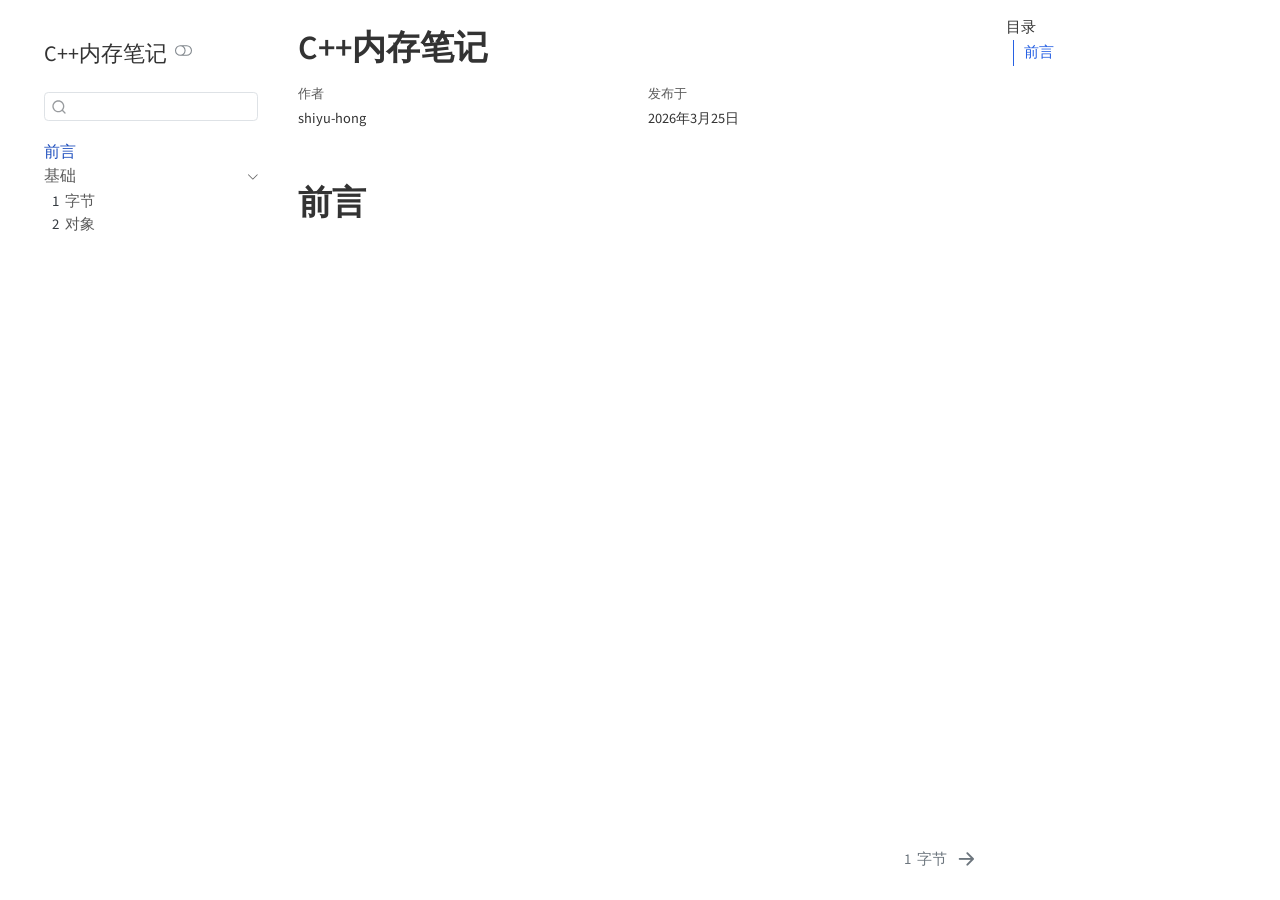
<file: index.html>
<!DOCTYPE html>
<html xmlns="http://www.w3.org/1999/xhtml" lang="zh-Hans" xml:lang="zh-Hans"><head>

<meta charset="utf-8">
<meta name="generator" content="quarto-1.8.25">

<meta name="viewport" content="width=device-width, initial-scale=1.0, user-scalable=yes">

<meta name="author" content="shiyu-hong">

<title>C++内存笔记</title>
<style>
code{white-space: pre-wrap;}
span.smallcaps{font-variant: small-caps;}
div.columns{display: flex; gap: min(4vw, 1.5em);}
div.column{flex: auto; overflow-x: auto;}
div.hanging-indent{margin-left: 1.5em; text-indent: -1.5em;}
ul.task-list{list-style: none;}
ul.task-list li input[type="checkbox"] {
  width: 0.8em;
  margin: 0 0.8em 0.2em -1em; /* quarto-specific, see https://github.com/quarto-dev/quarto-cli/issues/4556 */ 
  vertical-align: middle;
}
</style>


<script src="site_libs/quarto-nav/quarto-nav.js"></script>
<script src="site_libs/quarto-nav/headroom.min.js"></script>
<script src="site_libs/clipboard/clipboard.min.js"></script>
<script src="site_libs/quarto-search/autocomplete.umd.js"></script>
<script src="site_libs/quarto-search/fuse.min.js"></script>
<script src="site_libs/quarto-search/quarto-search.js"></script>
<meta name="quarto:offset" content="./">
<link href="./contents/foundation/byte.html" rel="next">
<script src="site_libs/quarto-html/quarto.js" type="module"></script>
<script src="site_libs/quarto-html/tabsets/tabsets.js" type="module"></script>
<script src="site_libs/quarto-html/axe/axe-check.js" type="module"></script>
<script src="site_libs/quarto-html/popper.min.js"></script>
<script src="site_libs/quarto-html/tippy.umd.min.js"></script>
<script src="site_libs/quarto-html/anchor.min.js"></script>
<link href="site_libs/quarto-html/tippy.css" rel="stylesheet">
<link href="site_libs/quarto-html/quarto-syntax-highlighting-065a5179aebd64318d7ea99d77b64a9e.css" rel="stylesheet" class="quarto-color-scheme" id="quarto-text-highlighting-styles">
<link href="site_libs/quarto-html/quarto-syntax-highlighting-dark-969ddfa49e00a70eb3423444dbc81f6c.css" rel="stylesheet" class="quarto-color-scheme quarto-color-alternate" id="quarto-text-highlighting-styles">
<link href="site_libs/quarto-html/quarto-syntax-highlighting-065a5179aebd64318d7ea99d77b64a9e.css" rel="stylesheet" class="quarto-color-scheme-extra" id="quarto-text-highlighting-styles">
<script src="site_libs/bootstrap/bootstrap.min.js"></script>
<link href="site_libs/bootstrap/bootstrap-icons.css" rel="stylesheet">
<link href="site_libs/bootstrap/bootstrap-edaf08ed7d27d62012077beed0893dcb.min.css" rel="stylesheet" append-hash="true" class="quarto-color-scheme" id="quarto-bootstrap" data-mode="light">
<link href="site_libs/bootstrap/bootstrap-dark-828d2307522d2d2d417c3772b5fa69bc.min.css" rel="stylesheet" append-hash="true" class="quarto-color-scheme quarto-color-alternate" id="quarto-bootstrap" data-mode="dark">
<link href="site_libs/bootstrap/bootstrap-edaf08ed7d27d62012077beed0893dcb.min.css" rel="stylesheet" append-hash="true" class="quarto-color-scheme-extra" id="quarto-bootstrap" data-mode="light">
<script id="quarto-search-options" type="application/json">{
  "location": "sidebar",
  "copy-button": false,
  "collapse-after": 3,
  "panel-placement": "start",
  "type": "textbox",
  "limit": 50,
  "keyboard-shortcut": [
    "f",
    "/",
    "s"
  ],
  "show-item-context": false,
  "language": {
    "search-no-results-text": "没有结果",
    "search-matching-documents-text": "匹配的文档",
    "search-copy-link-title": "复制搜索链接",
    "search-hide-matches-text": "隐藏其它匹配结果",
    "search-more-match-text": "更多匹配结果",
    "search-more-matches-text": "更多匹配结果",
    "search-clear-button-title": "清除",
    "search-text-placeholder": "",
    "search-detached-cancel-button-title": "取消",
    "search-submit-button-title": "提交",
    "search-label": "搜索"
  }
}</script>


<link rel="stylesheet" href="styles/styles.css">
</head>

<body class="nav-sidebar floating quarto-light"><script id="quarto-html-before-body" type="application/javascript">
    const toggleBodyColorMode = (bsSheetEl) => {
      const mode = bsSheetEl.getAttribute("data-mode");
      const bodyEl = window.document.querySelector("body");
      if (mode === "dark") {
        bodyEl.classList.add("quarto-dark");
        bodyEl.classList.remove("quarto-light");
      } else {
        bodyEl.classList.add("quarto-light");
        bodyEl.classList.remove("quarto-dark");
      }
    }
    const toggleBodyColorPrimary = () => {
      const bsSheetEl = window.document.querySelector("link#quarto-bootstrap:not([rel=disabled-stylesheet])");
      if (bsSheetEl) {
        toggleBodyColorMode(bsSheetEl);
      }
    }
    const setColorSchemeToggle = (alternate) => {
      const toggles = window.document.querySelectorAll('.quarto-color-scheme-toggle');
      for (let i=0; i < toggles.length; i++) {
        const toggle = toggles[i];
        if (toggle) {
          if (alternate) {
            toggle.classList.add("alternate");
          } else {
            toggle.classList.remove("alternate");
          }
        }
      }
    };
    const toggleColorMode = (alternate) => {
      // Switch the stylesheets
      const primaryStylesheets = window.document.querySelectorAll('link.quarto-color-scheme:not(.quarto-color-alternate)');
      const alternateStylesheets = window.document.querySelectorAll('link.quarto-color-scheme.quarto-color-alternate');
      manageTransitions('#quarto-margin-sidebar .nav-link', false);
      if (alternate) {
        // note: dark is layered on light, we don't disable primary!
        enableStylesheet(alternateStylesheets);
        for (const sheetNode of alternateStylesheets) {
          if (sheetNode.id === "quarto-bootstrap") {
            toggleBodyColorMode(sheetNode);
          }
        }
      } else {
        disableStylesheet(alternateStylesheets);
        enableStylesheet(primaryStylesheets)
        toggleBodyColorPrimary();
      }
      manageTransitions('#quarto-margin-sidebar .nav-link', true);
      // Switch the toggles
      setColorSchemeToggle(alternate)
      // Hack to workaround the fact that safari doesn't
      // properly recolor the scrollbar when toggling (#1455)
      if (navigator.userAgent.indexOf('Safari') > 0 && navigator.userAgent.indexOf('Chrome') == -1) {
        manageTransitions("body", false);
        window.scrollTo(0, 1);
        setTimeout(() => {
          window.scrollTo(0, 0);
          manageTransitions("body", true);
        }, 40);
      }
    }
    const disableStylesheet = (stylesheets) => {
      for (let i=0; i < stylesheets.length; i++) {
        const stylesheet = stylesheets[i];
        stylesheet.rel = 'disabled-stylesheet';
      }
    }
    const enableStylesheet = (stylesheets) => {
      for (let i=0; i < stylesheets.length; i++) {
        const stylesheet = stylesheets[i];
        if(stylesheet.rel !== 'stylesheet') { // for Chrome, which will still FOUC without this check
          stylesheet.rel = 'stylesheet';
        }
      }
    }
    const manageTransitions = (selector, allowTransitions) => {
      const els = window.document.querySelectorAll(selector);
      for (let i=0; i < els.length; i++) {
        const el = els[i];
        if (allowTransitions) {
          el.classList.remove('notransition');
        } else {
          el.classList.add('notransition');
        }
      }
    }
    const isFileUrl = () => {
      return window.location.protocol === 'file:';
    }
    const hasAlternateSentinel = () => {
      let styleSentinel = getColorSchemeSentinel();
      if (styleSentinel !== null) {
        return styleSentinel === "alternate";
      } else {
        return false;
      }
    }
    const setStyleSentinel = (alternate) => {
      const value = alternate ? "alternate" : "default";
      if (!isFileUrl()) {
        window.localStorage.setItem("quarto-color-scheme", value);
      } else {
        localAlternateSentinel = value;
      }
    }
    const getColorSchemeSentinel = () => {
      if (!isFileUrl()) {
        const storageValue = window.localStorage.getItem("quarto-color-scheme");
        return storageValue != null ? storageValue : localAlternateSentinel;
      } else {
        return localAlternateSentinel;
      }
    }
    const toggleGiscusIfUsed = (isAlternate, darkModeDefault) => {
      const baseTheme = document.querySelector('#giscus-base-theme')?.value ?? 'light';
      const alternateTheme = document.querySelector('#giscus-alt-theme')?.value ?? 'dark';
      let newTheme = '';
      if(authorPrefersDark) {
        newTheme = isAlternate ? baseTheme : alternateTheme;
      } else {
        newTheme = isAlternate ? alternateTheme : baseTheme;
      }
      const changeGiscusTheme = () => {
        // From: https://github.com/giscus/giscus/issues/336
        const sendMessage = (message) => {
          const iframe = document.querySelector('iframe.giscus-frame');
          if (!iframe) return;
          iframe.contentWindow.postMessage({ giscus: message }, 'https://giscus.app');
        }
        sendMessage({
          setConfig: {
            theme: newTheme
          }
        });
      }
      const isGiscussLoaded = window.document.querySelector('iframe.giscus-frame') !== null;
      if (isGiscussLoaded) {
        changeGiscusTheme();
      }
    };
    const authorPrefersDark = false;
    const darkModeDefault = authorPrefersDark;
      document.querySelector('link#quarto-text-highlighting-styles.quarto-color-scheme-extra').rel = 'disabled-stylesheet';
      document.querySelector('link#quarto-bootstrap.quarto-color-scheme-extra').rel = 'disabled-stylesheet';
    let localAlternateSentinel = darkModeDefault ? 'alternate' : 'default';
    // Dark / light mode switch
    window.quartoToggleColorScheme = () => {
      // Read the current dark / light value
      let toAlternate = !hasAlternateSentinel();
      toggleColorMode(toAlternate);
      setStyleSentinel(toAlternate);
      toggleGiscusIfUsed(toAlternate, darkModeDefault);
      window.dispatchEvent(new Event('resize'));
    };
    // Switch to dark mode if need be
    if (hasAlternateSentinel()) {
      toggleColorMode(true);
    } else {
      toggleColorMode(false);
    }
  </script>

<div id="quarto-search-results"></div>
  <header id="quarto-header" class="headroom fixed-top">
  <nav class="quarto-secondary-nav">
    <div class="container-fluid d-flex">
      <button type="button" class="quarto-btn-toggle btn" data-bs-toggle="collapse" role="button" data-bs-target=".quarto-sidebar-collapse-item" aria-controls="quarto-sidebar" aria-expanded="false" aria-label="展开或折叠侧边栏导航" onclick="if (window.quartoToggleHeadroom) { window.quartoToggleHeadroom(); }">
        <i class="bi bi-layout-text-sidebar-reverse"></i>
      </button>
        <nav class="quarto-page-breadcrumbs" aria-label="breadcrumb"><ol class="breadcrumb"><li class="breadcrumb-item"><a href="./index.html">前言</a></li></ol></nav>
        <a class="flex-grow-1" role="navigation" data-bs-toggle="collapse" data-bs-target=".quarto-sidebar-collapse-item" aria-controls="quarto-sidebar" aria-expanded="false" aria-label="展开或折叠侧边栏导航" onclick="if (window.quartoToggleHeadroom) { window.quartoToggleHeadroom(); }">      
        </a>
      <button type="button" class="btn quarto-search-button" aria-label="搜索" onclick="window.quartoOpenSearch();">
        <i class="bi bi-search"></i>
      </button>
    </div>
  </nav>
</header>
<!-- content -->
<div id="quarto-content" class="quarto-container page-columns page-rows-contents page-layout-article">
<!-- sidebar -->
  <nav id="quarto-sidebar" class="sidebar collapse collapse-horizontal quarto-sidebar-collapse-item sidebar-navigation floating overflow-auto">
    <div class="pt-lg-2 mt-2 text-left sidebar-header sidebar-header-stacked">
      <a href="./index.html" class="sidebar-logo-link">
      </a>
    <div class="sidebar-title mb-0 py-0">
      <a href="./">C++内存笔记</a> 
        <div class="sidebar-tools-main">
  <a href="" class="quarto-color-scheme-toggle quarto-navigation-tool  px-1" onclick="window.quartoToggleColorScheme(); return false;" title="切换深色模式"><i class="bi"></i></a>
</div>
    </div>
      </div>
        <div class="mt-2 flex-shrink-0 align-items-center">
        <div class="sidebar-search">
        <div id="quarto-search" class="" title="搜索"></div>
        </div>
        </div>
    <div class="sidebar-menu-container"> 
    <ul class="list-unstyled mt-1">
        <li class="sidebar-item">
  <div class="sidebar-item-container"> 
  <a href="./index.html" class="sidebar-item-text sidebar-link active">
 <span class="menu-text">前言</span></a>
  </div>
</li>
        <li class="sidebar-item sidebar-item-section">
      <div class="sidebar-item-container"> 
            <a class="sidebar-item-text sidebar-link text-start" data-bs-toggle="collapse" data-bs-target="#quarto-sidebar-section-1" role="navigation" aria-expanded="true">
 <span class="menu-text">基础</span></a>
          <a class="sidebar-item-toggle text-start" data-bs-toggle="collapse" data-bs-target="#quarto-sidebar-section-1" role="navigation" aria-expanded="true" aria-label="展开或折叠此栏">
            <i class="bi bi-chevron-right ms-2"></i>
          </a> 
      </div>
      <ul id="quarto-sidebar-section-1" class="collapse list-unstyled sidebar-section depth1 show">  
          <li class="sidebar-item">
  <div class="sidebar-item-container"> 
  <a href="./contents/foundation/byte.html" class="sidebar-item-text sidebar-link">
 <span class="menu-text"><span class="chapter-number">1</span>&nbsp; <span class="chapter-title">字节</span></span></a>
  </div>
</li>
          <li class="sidebar-item">
  <div class="sidebar-item-container"> 
  <a href="./contents/foundation/object.html" class="sidebar-item-text sidebar-link">
 <span class="menu-text"><span class="chapter-number">2</span>&nbsp; <span class="chapter-title">对象</span></span></a>
  </div>
</li>
      </ul>
  </li>
    </ul>
    </div>
</nav>
<div id="quarto-sidebar-glass" class="quarto-sidebar-collapse-item" data-bs-toggle="collapse" data-bs-target=".quarto-sidebar-collapse-item"></div>
<!-- margin-sidebar -->
    <div id="quarto-margin-sidebar" class="sidebar margin-sidebar">
        <nav id="TOC" role="doc-toc" class="toc-active">
    <h2 id="toc-title">目录</h2>
   
  <ul>
  <li><a href="#前言" id="toc-前言" class="nav-link active" data-scroll-target="#前言">前言</a></li>
  </ul>
</nav>
    </div>
<!-- main -->
<main class="content" id="quarto-document-content">


<header id="title-block-header" class="quarto-title-block default">
<div class="quarto-title">
<h1 class="title">C++内存笔记</h1>
</div>



<div class="quarto-title-meta">

    <div>
    <div class="quarto-title-meta-heading">作者</div>
    <div class="quarto-title-meta-contents">
             <p>shiyu-hong </p>
          </div>
  </div>
    
    <div>
    <div class="quarto-title-meta-heading">发布于</div>
    <div class="quarto-title-meta-contents">
      <p class="date">2026年3月25日</p>
    </div>
  </div>
  
    
  </div>
  


</header>


<section id="前言" class="level1 unnumbered">
<h1 class="unnumbered">前言</h1>


</section>

</main> <!-- /main -->
<script id="quarto-html-after-body" type="application/javascript">
  window.document.addEventListener("DOMContentLoaded", function (event) {
    // Ensure there is a toggle, if there isn't float one in the top right
    if (window.document.querySelector('.quarto-color-scheme-toggle') === null) {
      const a = window.document.createElement('a');
      a.classList.add('top-right');
      a.classList.add('quarto-color-scheme-toggle');
      a.href = "";
      a.onclick = function() { try { window.quartoToggleColorScheme(); } catch {} return false; };
      const i = window.document.createElement("i");
      i.classList.add('bi');
      a.appendChild(i);
      window.document.body.appendChild(a);
    }
    setColorSchemeToggle(hasAlternateSentinel())
    const icon = "";
    const anchorJS = new window.AnchorJS();
    anchorJS.options = {
      placement: 'right',
      icon: icon
    };
    anchorJS.add('.anchored');
    const isCodeAnnotation = (el) => {
      for (const clz of el.classList) {
        if (clz.startsWith('code-annotation-')) {                     
          return true;
        }
      }
      return false;
    }
    const onCopySuccess = function(e) {
      // button target
      const button = e.trigger;
      // don't keep focus
      button.blur();
      // flash "checked"
      button.classList.add('code-copy-button-checked');
      var currentTitle = button.getAttribute("title");
      button.setAttribute("title", "已复制");
      let tooltip;
      if (window.bootstrap) {
        button.setAttribute("data-bs-toggle", "tooltip");
        button.setAttribute("data-bs-placement", "left");
        button.setAttribute("data-bs-title", "已复制");
        tooltip = new bootstrap.Tooltip(button, 
          { trigger: "manual", 
            customClass: "code-copy-button-tooltip",
            offset: [0, -8]});
        tooltip.show();    
      }
      setTimeout(function() {
        if (tooltip) {
          tooltip.hide();
          button.removeAttribute("data-bs-title");
          button.removeAttribute("data-bs-toggle");
          button.removeAttribute("data-bs-placement");
        }
        button.setAttribute("title", currentTitle);
        button.classList.remove('code-copy-button-checked');
      }, 1000);
      // clear code selection
      e.clearSelection();
    }
    const getTextToCopy = function(trigger) {
      const outerScaffold = trigger.parentElement.cloneNode(true);
      const codeEl = outerScaffold.querySelector('code');
      for (const childEl of codeEl.children) {
        if (isCodeAnnotation(childEl)) {
          childEl.remove();
        }
      }
      return codeEl.innerText;
    }
    const clipboard = new window.ClipboardJS('.code-copy-button:not([data-in-quarto-modal])', {
      text: getTextToCopy
    });
    clipboard.on('success', onCopySuccess);
    if (window.document.getElementById('quarto-embedded-source-code-modal')) {
      const clipboardModal = new window.ClipboardJS('.code-copy-button[data-in-quarto-modal]', {
        text: getTextToCopy,
        container: window.document.getElementById('quarto-embedded-source-code-modal')
      });
      clipboardModal.on('success', onCopySuccess);
    }
      var localhostRegex = new RegExp(/^(?:http|https):\/\/localhost\:?[0-9]*\//);
      var mailtoRegex = new RegExp(/^mailto:/);
        var filterRegex = new RegExp('/' + window.location.host + '/');
      var isInternal = (href) => {
          return filterRegex.test(href) || localhostRegex.test(href) || mailtoRegex.test(href);
      }
      // Inspect non-navigation links and adorn them if external
     var links = window.document.querySelectorAll('a[href]:not(.nav-link):not(.navbar-brand):not(.toc-action):not(.sidebar-link):not(.sidebar-item-toggle):not(.pagination-link):not(.no-external):not([aria-hidden]):not(.dropdown-item):not(.quarto-navigation-tool):not(.about-link)');
      for (var i=0; i<links.length; i++) {
        const link = links[i];
        if (!isInternal(link.href)) {
          // undo the damage that might have been done by quarto-nav.js in the case of
          // links that we want to consider external
          if (link.dataset.originalHref !== undefined) {
            link.href = link.dataset.originalHref;
          }
        }
      }
    function tippyHover(el, contentFn, onTriggerFn, onUntriggerFn) {
      const config = {
        allowHTML: true,
        maxWidth: 500,
        delay: 100,
        arrow: false,
        appendTo: function(el) {
            return el.parentElement;
        },
        interactive: true,
        interactiveBorder: 10,
        theme: 'quarto',
        placement: 'bottom-start',
      };
      if (contentFn) {
        config.content = contentFn;
      }
      if (onTriggerFn) {
        config.onTrigger = onTriggerFn;
      }
      if (onUntriggerFn) {
        config.onUntrigger = onUntriggerFn;
      }
      window.tippy(el, config); 
    }
    const noterefs = window.document.querySelectorAll('a[role="doc-noteref"]');
    for (var i=0; i<noterefs.length; i++) {
      const ref = noterefs[i];
      tippyHover(ref, function() {
        // use id or data attribute instead here
        let href = ref.getAttribute('data-footnote-href') || ref.getAttribute('href');
        try { href = new URL(href).hash; } catch {}
        const id = href.replace(/^#\/?/, "");
        const note = window.document.getElementById(id);
        if (note) {
          return note.innerHTML;
        } else {
          return "";
        }
      });
    }
    const xrefs = window.document.querySelectorAll('a.quarto-xref');
    const processXRef = (id, note) => {
      // Strip column container classes
      const stripColumnClz = (el) => {
        el.classList.remove("page-full", "page-columns");
        if (el.children) {
          for (const child of el.children) {
            stripColumnClz(child);
          }
        }
      }
      stripColumnClz(note)
      if (id === null || id.startsWith('sec-')) {
        // Special case sections, only their first couple elements
        const container = document.createElement("div");
        if (note.children && note.children.length > 2) {
          container.appendChild(note.children[0].cloneNode(true));
          for (let i = 1; i < note.children.length; i++) {
            const child = note.children[i];
            if (child.tagName === "P" && child.innerText === "") {
              continue;
            } else {
              container.appendChild(child.cloneNode(true));
              break;
            }
          }
          if (window.Quarto?.typesetMath) {
            window.Quarto.typesetMath(container);
          }
          return container.innerHTML
        } else {
          if (window.Quarto?.typesetMath) {
            window.Quarto.typesetMath(note);
          }
          return note.innerHTML;
        }
      } else {
        // Remove any anchor links if they are present
        const anchorLink = note.querySelector('a.anchorjs-link');
        if (anchorLink) {
          anchorLink.remove();
        }
        if (window.Quarto?.typesetMath) {
          window.Quarto.typesetMath(note);
        }
        if (note.classList.contains("callout")) {
          return note.outerHTML;
        } else {
          return note.innerHTML;
        }
      }
    }
    for (var i=0; i<xrefs.length; i++) {
      const xref = xrefs[i];
      tippyHover(xref, undefined, function(instance) {
        instance.disable();
        let url = xref.getAttribute('href');
        let hash = undefined; 
        if (url.startsWith('#')) {
          hash = url;
        } else {
          try { hash = new URL(url).hash; } catch {}
        }
        if (hash) {
          const id = hash.replace(/^#\/?/, "");
          const note = window.document.getElementById(id);
          if (note !== null) {
            try {
              const html = processXRef(id, note.cloneNode(true));
              instance.setContent(html);
            } finally {
              instance.enable();
              instance.show();
            }
          } else {
            // See if we can fetch this
            fetch(url.split('#')[0])
            .then(res => res.text())
            .then(html => {
              const parser = new DOMParser();
              const htmlDoc = parser.parseFromString(html, "text/html");
              const note = htmlDoc.getElementById(id);
              if (note !== null) {
                const html = processXRef(id, note);
                instance.setContent(html);
              } 
            }).finally(() => {
              instance.enable();
              instance.show();
            });
          }
        } else {
          // See if we can fetch a full url (with no hash to target)
          // This is a special case and we should probably do some content thinning / targeting
          fetch(url)
          .then(res => res.text())
          .then(html => {
            const parser = new DOMParser();
            const htmlDoc = parser.parseFromString(html, "text/html");
            const note = htmlDoc.querySelector('main.content');
            if (note !== null) {
              // This should only happen for chapter cross references
              // (since there is no id in the URL)
              // remove the first header
              if (note.children.length > 0 && note.children[0].tagName === "HEADER") {
                note.children[0].remove();
              }
              const html = processXRef(null, note);
              instance.setContent(html);
            } 
          }).finally(() => {
            instance.enable();
            instance.show();
          });
        }
      }, function(instance) {
      });
    }
        let selectedAnnoteEl;
        const selectorForAnnotation = ( cell, annotation) => {
          let cellAttr = 'data-code-cell="' + cell + '"';
          let lineAttr = 'data-code-annotation="' +  annotation + '"';
          const selector = 'span[' + cellAttr + '][' + lineAttr + ']';
          return selector;
        }
        const selectCodeLines = (annoteEl) => {
          const doc = window.document;
          const targetCell = annoteEl.getAttribute("data-target-cell");
          const targetAnnotation = annoteEl.getAttribute("data-target-annotation");
          const annoteSpan = window.document.querySelector(selectorForAnnotation(targetCell, targetAnnotation));
          const lines = annoteSpan.getAttribute("data-code-lines").split(",");
          const lineIds = lines.map((line) => {
            return targetCell + "-" + line;
          })
          let top = null;
          let height = null;
          let parent = null;
          if (lineIds.length > 0) {
              //compute the position of the single el (top and bottom and make a div)
              const el = window.document.getElementById(lineIds[0]);
              top = el.offsetTop;
              height = el.offsetHeight;
              parent = el.parentElement.parentElement;
            if (lineIds.length > 1) {
              const lastEl = window.document.getElementById(lineIds[lineIds.length - 1]);
              const bottom = lastEl.offsetTop + lastEl.offsetHeight;
              height = bottom - top;
            }
            if (top !== null && height !== null && parent !== null) {
              // cook up a div (if necessary) and position it 
              let div = window.document.getElementById("code-annotation-line-highlight");
              if (div === null) {
                div = window.document.createElement("div");
                div.setAttribute("id", "code-annotation-line-highlight");
                div.style.position = 'absolute';
                parent.appendChild(div);
              }
              div.style.top = top - 2 + "px";
              div.style.height = height + 4 + "px";
              div.style.left = 0;
              let gutterDiv = window.document.getElementById("code-annotation-line-highlight-gutter");
              if (gutterDiv === null) {
                gutterDiv = window.document.createElement("div");
                gutterDiv.setAttribute("id", "code-annotation-line-highlight-gutter");
                gutterDiv.style.position = 'absolute';
                const codeCell = window.document.getElementById(targetCell);
                const gutter = codeCell.querySelector('.code-annotation-gutter');
                gutter.appendChild(gutterDiv);
              }
              gutterDiv.style.top = top - 2 + "px";
              gutterDiv.style.height = height + 4 + "px";
            }
            selectedAnnoteEl = annoteEl;
          }
        };
        const unselectCodeLines = () => {
          const elementsIds = ["code-annotation-line-highlight", "code-annotation-line-highlight-gutter"];
          elementsIds.forEach((elId) => {
            const div = window.document.getElementById(elId);
            if (div) {
              div.remove();
            }
          });
          selectedAnnoteEl = undefined;
        };
          // Handle positioning of the toggle
      window.addEventListener(
        "resize",
        throttle(() => {
          elRect = undefined;
          if (selectedAnnoteEl) {
            selectCodeLines(selectedAnnoteEl);
          }
        }, 10)
      );
      function throttle(fn, ms) {
      let throttle = false;
      let timer;
        return (...args) => {
          if(!throttle) { // first call gets through
              fn.apply(this, args);
              throttle = true;
          } else { // all the others get throttled
              if(timer) clearTimeout(timer); // cancel #2
              timer = setTimeout(() => {
                fn.apply(this, args);
                timer = throttle = false;
              }, ms);
          }
        };
      }
        // Attach click handler to the DT
        const annoteDls = window.document.querySelectorAll('dt[data-target-cell]');
        for (const annoteDlNode of annoteDls) {
          annoteDlNode.addEventListener('click', (event) => {
            const clickedEl = event.target;
            if (clickedEl !== selectedAnnoteEl) {
              unselectCodeLines();
              const activeEl = window.document.querySelector('dt[data-target-cell].code-annotation-active');
              if (activeEl) {
                activeEl.classList.remove('code-annotation-active');
              }
              selectCodeLines(clickedEl);
              clickedEl.classList.add('code-annotation-active');
            } else {
              // Unselect the line
              unselectCodeLines();
              clickedEl.classList.remove('code-annotation-active');
            }
          });
        }
    const findCites = (el) => {
      const parentEl = el.parentElement;
      if (parentEl) {
        const cites = parentEl.dataset.cites;
        if (cites) {
          return {
            el,
            cites: cites.split(' ')
          };
        } else {
          return findCites(el.parentElement)
        }
      } else {
        return undefined;
      }
    };
    var bibliorefs = window.document.querySelectorAll('a[role="doc-biblioref"]');
    for (var i=0; i<bibliorefs.length; i++) {
      const ref = bibliorefs[i];
      const citeInfo = findCites(ref);
      if (citeInfo) {
        tippyHover(citeInfo.el, function() {
          var popup = window.document.createElement('div');
          citeInfo.cites.forEach(function(cite) {
            var citeDiv = window.document.createElement('div');
            citeDiv.classList.add('hanging-indent');
            citeDiv.classList.add('csl-entry');
            var biblioDiv = window.document.getElementById('ref-' + cite);
            if (biblioDiv) {
              citeDiv.innerHTML = biblioDiv.innerHTML;
            }
            popup.appendChild(citeDiv);
          });
          return popup.innerHTML;
        });
      }
    }
  });
  </script>
<nav class="page-navigation">
  <div class="nav-page nav-page-previous">
  </div>
  <div class="nav-page nav-page-next">
      <a href="./contents/foundation/byte.html" class="pagination-link" aria-label="字节">
        <span class="nav-page-text"><span class="chapter-number">1</span>&nbsp; <span class="chapter-title">字节</span></span> <i class="bi bi-arrow-right-short"></i>
      </a>
  </div>
</nav>
</div> <!-- /content -->




</body></html>
</file>
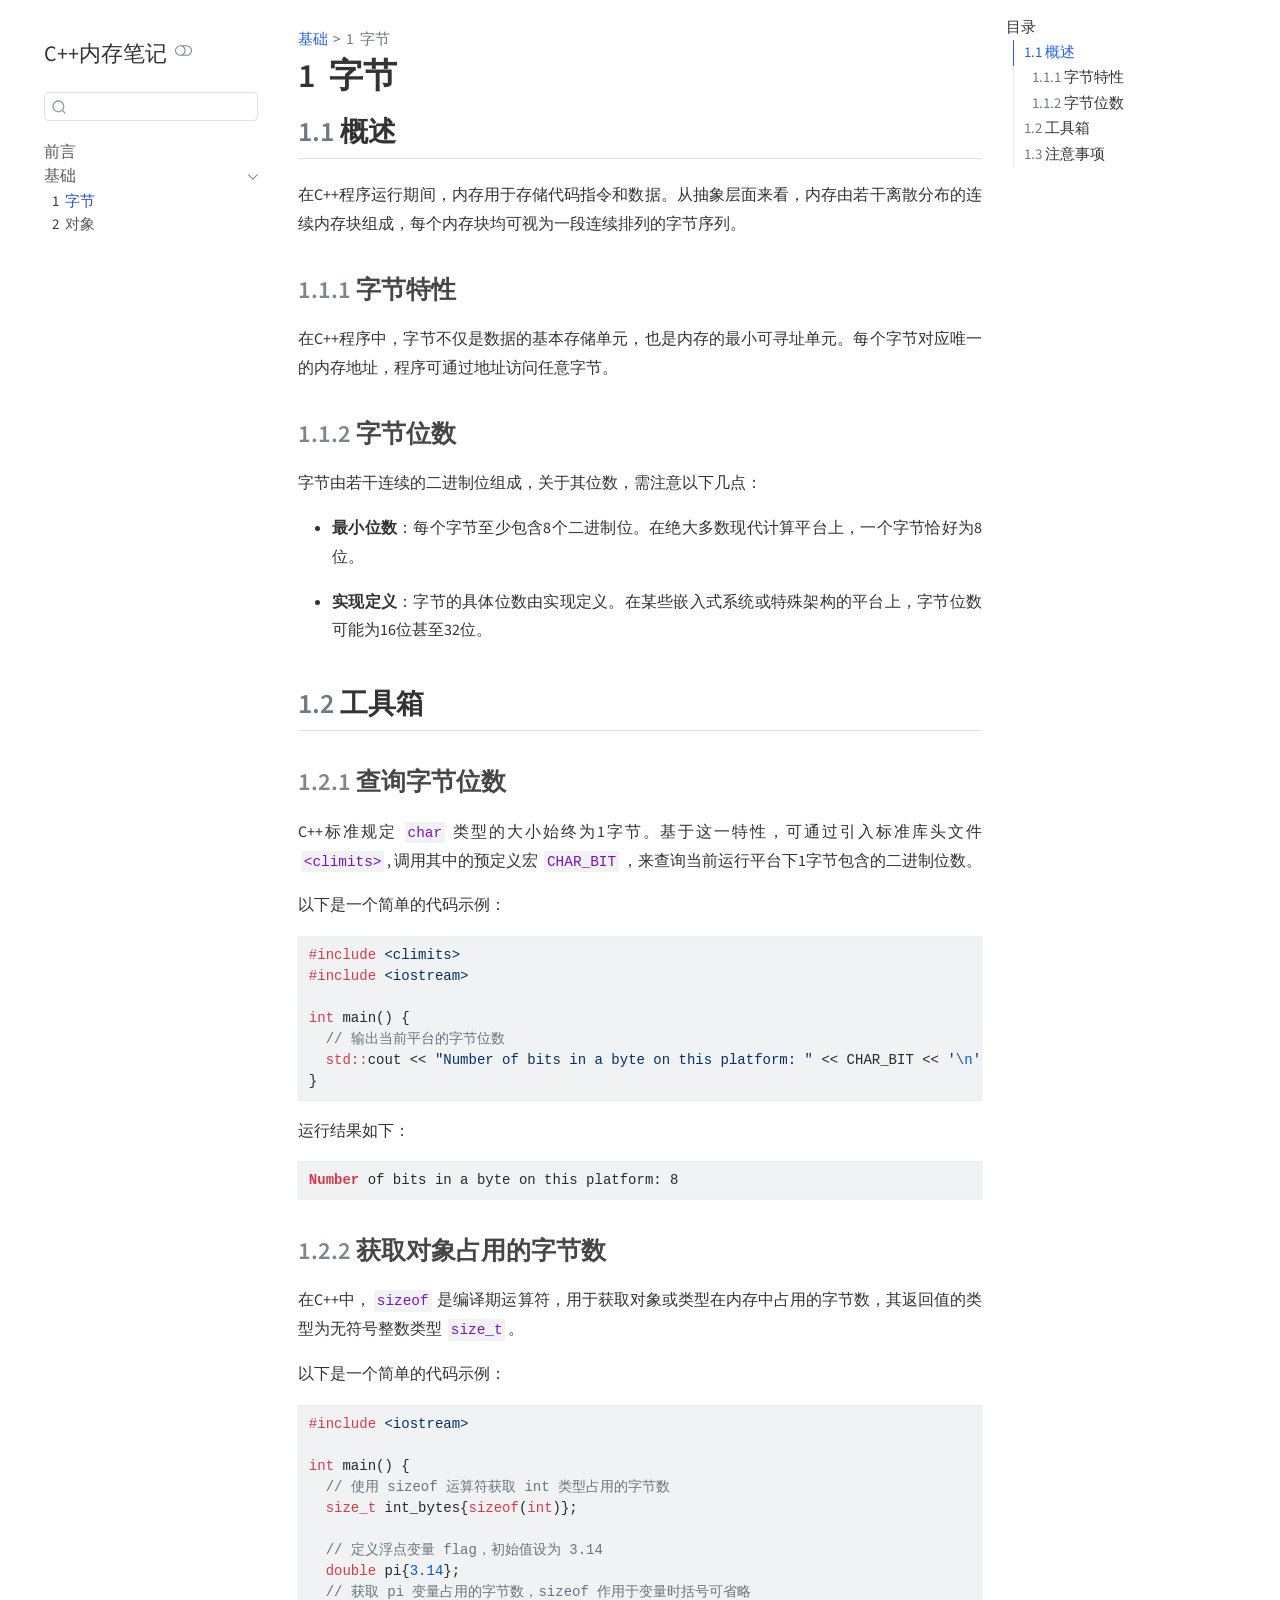
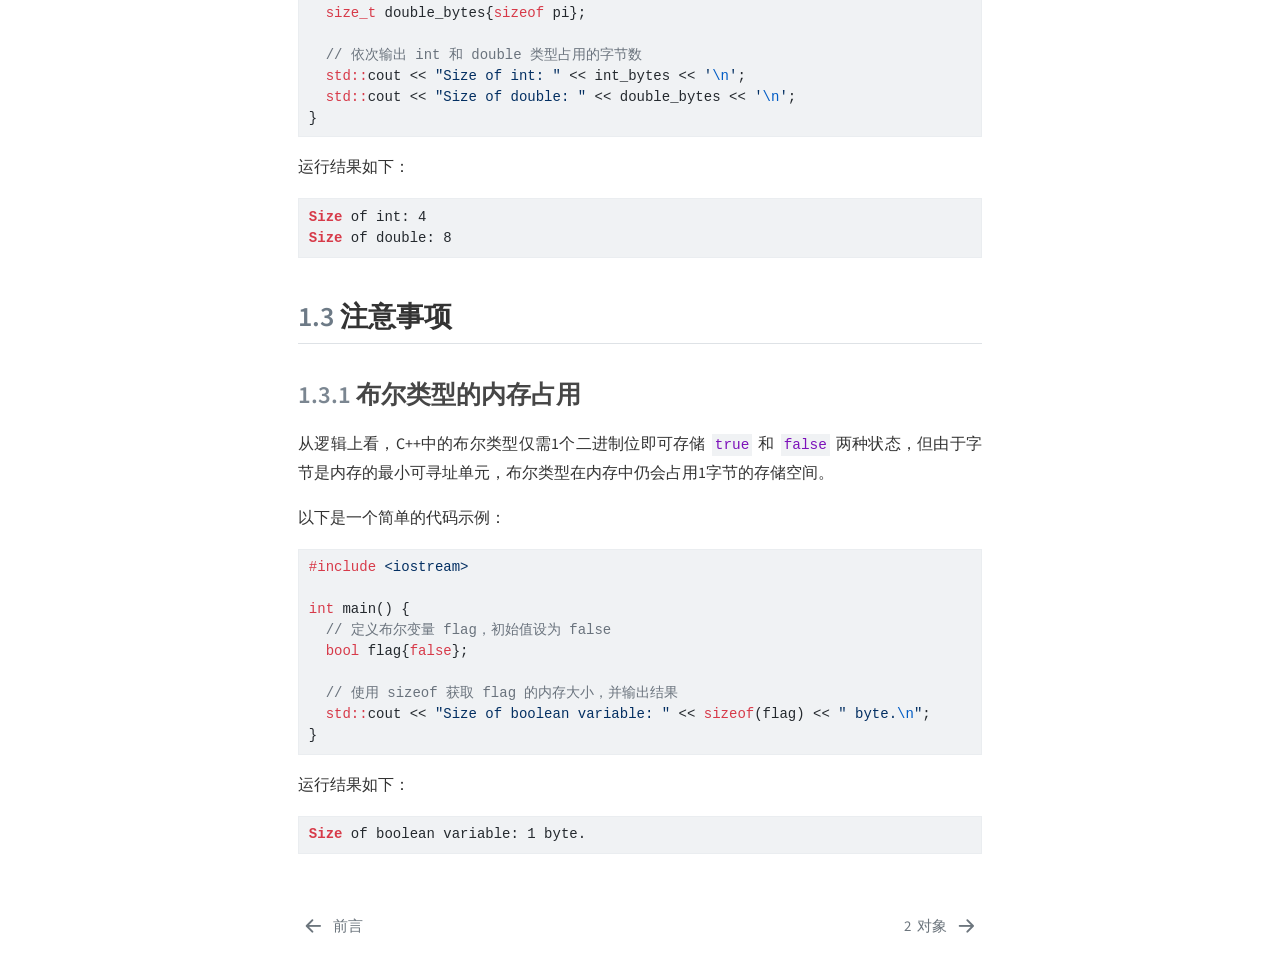
<file: contents/foundation/byte.html>
<!DOCTYPE html>
<html xmlns="http://www.w3.org/1999/xhtml" lang="zh-Hans" xml:lang="zh-Hans"><head>

<meta charset="utf-8">
<meta name="generator" content="quarto-1.8.25">

<meta name="viewport" content="width=device-width, initial-scale=1.0, user-scalable=yes">


<title>1&nbsp; 字节 – C++内存笔记</title>
<style>
code{white-space: pre-wrap;}
span.smallcaps{font-variant: small-caps;}
div.columns{display: flex; gap: min(4vw, 1.5em);}
div.column{flex: auto; overflow-x: auto;}
div.hanging-indent{margin-left: 1.5em; text-indent: -1.5em;}
ul.task-list{list-style: none;}
ul.task-list li input[type="checkbox"] {
  width: 0.8em;
  margin: 0 0.8em 0.2em -1em; /* quarto-specific, see https://github.com/quarto-dev/quarto-cli/issues/4556 */ 
  vertical-align: middle;
}
/* CSS for syntax highlighting */
html { -webkit-text-size-adjust: 100%; }
pre > code.sourceCode { white-space: pre; position: relative; }
pre > code.sourceCode > span { display: inline-block; line-height: 1.25; }
pre > code.sourceCode > span:empty { height: 1.2em; }
.sourceCode { overflow: visible; }
code.sourceCode > span { color: inherit; text-decoration: inherit; }
div.sourceCode { margin: 1em 0; }
pre.sourceCode { margin: 0; }
@media screen {
div.sourceCode { overflow: auto; }
}
@media print {
pre > code.sourceCode { white-space: pre-wrap; }
pre > code.sourceCode > span { text-indent: -5em; padding-left: 5em; }
}
pre.numberSource code
  { counter-reset: source-line 0; }
pre.numberSource code > span
  { position: relative; left: -4em; counter-increment: source-line; }
pre.numberSource code > span > a:first-child::before
  { content: counter(source-line);
    position: relative; left: -1em; text-align: right; vertical-align: baseline;
    border: none; display: inline-block;
    -webkit-touch-callout: none; -webkit-user-select: none;
    -khtml-user-select: none; -moz-user-select: none;
    -ms-user-select: none; user-select: none;
    padding: 0 4px; width: 4em;
  }
pre.numberSource { margin-left: 3em;  padding-left: 4px; }
div.sourceCode
  {   }
@media screen {
pre > code.sourceCode > span > a:first-child::before { text-decoration: underline; }
}
</style>


<script src="../../site_libs/quarto-nav/quarto-nav.js"></script>
<script src="../../site_libs/quarto-nav/headroom.min.js"></script>
<script src="../../site_libs/clipboard/clipboard.min.js"></script>
<script src="../../site_libs/quarto-search/autocomplete.umd.js"></script>
<script src="../../site_libs/quarto-search/fuse.min.js"></script>
<script src="../../site_libs/quarto-search/quarto-search.js"></script>
<meta name="quarto:offset" content="../../">
<link href="../../contents/foundation/object.html" rel="next">
<link href="../../index.html" rel="prev">
<script src="../../site_libs/quarto-html/quarto.js" type="module"></script>
<script src="../../site_libs/quarto-html/tabsets/tabsets.js" type="module"></script>
<script src="../../site_libs/quarto-html/axe/axe-check.js" type="module"></script>
<script src="../../site_libs/quarto-html/popper.min.js"></script>
<script src="../../site_libs/quarto-html/tippy.umd.min.js"></script>
<script src="../../site_libs/quarto-html/anchor.min.js"></script>
<link href="../../site_libs/quarto-html/tippy.css" rel="stylesheet">
<link href="../../site_libs/quarto-html/quarto-syntax-highlighting-065a5179aebd64318d7ea99d77b64a9e.css" rel="stylesheet" class="quarto-color-scheme" id="quarto-text-highlighting-styles">
<link href="../../site_libs/quarto-html/quarto-syntax-highlighting-dark-969ddfa49e00a70eb3423444dbc81f6c.css" rel="stylesheet" class="quarto-color-scheme quarto-color-alternate" id="quarto-text-highlighting-styles">
<link href="../../site_libs/quarto-html/quarto-syntax-highlighting-065a5179aebd64318d7ea99d77b64a9e.css" rel="stylesheet" class="quarto-color-scheme-extra" id="quarto-text-highlighting-styles">
<script src="../../site_libs/bootstrap/bootstrap.min.js"></script>
<link href="../../site_libs/bootstrap/bootstrap-icons.css" rel="stylesheet">
<link href="../../site_libs/bootstrap/bootstrap-edaf08ed7d27d62012077beed0893dcb.min.css" rel="stylesheet" append-hash="true" class="quarto-color-scheme" id="quarto-bootstrap" data-mode="light">
<link href="../../site_libs/bootstrap/bootstrap-dark-828d2307522d2d2d417c3772b5fa69bc.min.css" rel="stylesheet" append-hash="true" class="quarto-color-scheme quarto-color-alternate" id="quarto-bootstrap" data-mode="dark">
<link href="../../site_libs/bootstrap/bootstrap-edaf08ed7d27d62012077beed0893dcb.min.css" rel="stylesheet" append-hash="true" class="quarto-color-scheme-extra" id="quarto-bootstrap" data-mode="light">
<script id="quarto-search-options" type="application/json">{
  "location": "sidebar",
  "copy-button": false,
  "collapse-after": 3,
  "panel-placement": "start",
  "type": "textbox",
  "limit": 50,
  "keyboard-shortcut": [
    "f",
    "/",
    "s"
  ],
  "show-item-context": false,
  "language": {
    "search-no-results-text": "没有结果",
    "search-matching-documents-text": "匹配的文档",
    "search-copy-link-title": "复制搜索链接",
    "search-hide-matches-text": "隐藏其它匹配结果",
    "search-more-match-text": "更多匹配结果",
    "search-more-matches-text": "更多匹配结果",
    "search-clear-button-title": "清除",
    "search-text-placeholder": "",
    "search-detached-cancel-button-title": "取消",
    "search-submit-button-title": "提交",
    "search-label": "搜索"
  }
}</script>


<link rel="stylesheet" href="../../styles/styles.css">
</head>

<body class="nav-sidebar floating quarto-light"><script id="quarto-html-before-body" type="application/javascript">
    const toggleBodyColorMode = (bsSheetEl) => {
      const mode = bsSheetEl.getAttribute("data-mode");
      const bodyEl = window.document.querySelector("body");
      if (mode === "dark") {
        bodyEl.classList.add("quarto-dark");
        bodyEl.classList.remove("quarto-light");
      } else {
        bodyEl.classList.add("quarto-light");
        bodyEl.classList.remove("quarto-dark");
      }
    }
    const toggleBodyColorPrimary = () => {
      const bsSheetEl = window.document.querySelector("link#quarto-bootstrap:not([rel=disabled-stylesheet])");
      if (bsSheetEl) {
        toggleBodyColorMode(bsSheetEl);
      }
    }
    const setColorSchemeToggle = (alternate) => {
      const toggles = window.document.querySelectorAll('.quarto-color-scheme-toggle');
      for (let i=0; i < toggles.length; i++) {
        const toggle = toggles[i];
        if (toggle) {
          if (alternate) {
            toggle.classList.add("alternate");
          } else {
            toggle.classList.remove("alternate");
          }
        }
      }
    };
    const toggleColorMode = (alternate) => {
      // Switch the stylesheets
      const primaryStylesheets = window.document.querySelectorAll('link.quarto-color-scheme:not(.quarto-color-alternate)');
      const alternateStylesheets = window.document.querySelectorAll('link.quarto-color-scheme.quarto-color-alternate');
      manageTransitions('#quarto-margin-sidebar .nav-link', false);
      if (alternate) {
        // note: dark is layered on light, we don't disable primary!
        enableStylesheet(alternateStylesheets);
        for (const sheetNode of alternateStylesheets) {
          if (sheetNode.id === "quarto-bootstrap") {
            toggleBodyColorMode(sheetNode);
          }
        }
      } else {
        disableStylesheet(alternateStylesheets);
        enableStylesheet(primaryStylesheets)
        toggleBodyColorPrimary();
      }
      manageTransitions('#quarto-margin-sidebar .nav-link', true);
      // Switch the toggles
      setColorSchemeToggle(alternate)
      // Hack to workaround the fact that safari doesn't
      // properly recolor the scrollbar when toggling (#1455)
      if (navigator.userAgent.indexOf('Safari') > 0 && navigator.userAgent.indexOf('Chrome') == -1) {
        manageTransitions("body", false);
        window.scrollTo(0, 1);
        setTimeout(() => {
          window.scrollTo(0, 0);
          manageTransitions("body", true);
        }, 40);
      }
    }
    const disableStylesheet = (stylesheets) => {
      for (let i=0; i < stylesheets.length; i++) {
        const stylesheet = stylesheets[i];
        stylesheet.rel = 'disabled-stylesheet';
      }
    }
    const enableStylesheet = (stylesheets) => {
      for (let i=0; i < stylesheets.length; i++) {
        const stylesheet = stylesheets[i];
        if(stylesheet.rel !== 'stylesheet') { // for Chrome, which will still FOUC without this check
          stylesheet.rel = 'stylesheet';
        }
      }
    }
    const manageTransitions = (selector, allowTransitions) => {
      const els = window.document.querySelectorAll(selector);
      for (let i=0; i < els.length; i++) {
        const el = els[i];
        if (allowTransitions) {
          el.classList.remove('notransition');
        } else {
          el.classList.add('notransition');
        }
      }
    }
    const isFileUrl = () => {
      return window.location.protocol === 'file:';
    }
    const hasAlternateSentinel = () => {
      let styleSentinel = getColorSchemeSentinel();
      if (styleSentinel !== null) {
        return styleSentinel === "alternate";
      } else {
        return false;
      }
    }
    const setStyleSentinel = (alternate) => {
      const value = alternate ? "alternate" : "default";
      if (!isFileUrl()) {
        window.localStorage.setItem("quarto-color-scheme", value);
      } else {
        localAlternateSentinel = value;
      }
    }
    const getColorSchemeSentinel = () => {
      if (!isFileUrl()) {
        const storageValue = window.localStorage.getItem("quarto-color-scheme");
        return storageValue != null ? storageValue : localAlternateSentinel;
      } else {
        return localAlternateSentinel;
      }
    }
    const toggleGiscusIfUsed = (isAlternate, darkModeDefault) => {
      const baseTheme = document.querySelector('#giscus-base-theme')?.value ?? 'light';
      const alternateTheme = document.querySelector('#giscus-alt-theme')?.value ?? 'dark';
      let newTheme = '';
      if(authorPrefersDark) {
        newTheme = isAlternate ? baseTheme : alternateTheme;
      } else {
        newTheme = isAlternate ? alternateTheme : baseTheme;
      }
      const changeGiscusTheme = () => {
        // From: https://github.com/giscus/giscus/issues/336
        const sendMessage = (message) => {
          const iframe = document.querySelector('iframe.giscus-frame');
          if (!iframe) return;
          iframe.contentWindow.postMessage({ giscus: message }, 'https://giscus.app');
        }
        sendMessage({
          setConfig: {
            theme: newTheme
          }
        });
      }
      const isGiscussLoaded = window.document.querySelector('iframe.giscus-frame') !== null;
      if (isGiscussLoaded) {
        changeGiscusTheme();
      }
    };
    const authorPrefersDark = false;
    const darkModeDefault = authorPrefersDark;
      document.querySelector('link#quarto-text-highlighting-styles.quarto-color-scheme-extra').rel = 'disabled-stylesheet';
      document.querySelector('link#quarto-bootstrap.quarto-color-scheme-extra').rel = 'disabled-stylesheet';
    let localAlternateSentinel = darkModeDefault ? 'alternate' : 'default';
    // Dark / light mode switch
    window.quartoToggleColorScheme = () => {
      // Read the current dark / light value
      let toAlternate = !hasAlternateSentinel();
      toggleColorMode(toAlternate);
      setStyleSentinel(toAlternate);
      toggleGiscusIfUsed(toAlternate, darkModeDefault);
      window.dispatchEvent(new Event('resize'));
    };
    // Switch to dark mode if need be
    if (hasAlternateSentinel()) {
      toggleColorMode(true);
    } else {
      toggleColorMode(false);
    }
  </script>

<div id="quarto-search-results"></div>
  <header id="quarto-header" class="headroom fixed-top">
  <nav class="quarto-secondary-nav">
    <div class="container-fluid d-flex">
      <button type="button" class="quarto-btn-toggle btn" data-bs-toggle="collapse" role="button" data-bs-target=".quarto-sidebar-collapse-item" aria-controls="quarto-sidebar" aria-expanded="false" aria-label="展开或折叠侧边栏导航" onclick="if (window.quartoToggleHeadroom) { window.quartoToggleHeadroom(); }">
        <i class="bi bi-layout-text-sidebar-reverse"></i>
      </button>
        <nav class="quarto-page-breadcrumbs" aria-label="breadcrumb"><ol class="breadcrumb"><li class="breadcrumb-item"><a href="../../contents/foundation/byte.html">基础</a></li><li class="breadcrumb-item"><a href="../../contents/foundation/byte.html"><span class="chapter-number">1</span>&nbsp; <span class="chapter-title">字节</span></a></li></ol></nav>
        <a class="flex-grow-1" role="navigation" data-bs-toggle="collapse" data-bs-target=".quarto-sidebar-collapse-item" aria-controls="quarto-sidebar" aria-expanded="false" aria-label="展开或折叠侧边栏导航" onclick="if (window.quartoToggleHeadroom) { window.quartoToggleHeadroom(); }">      
        </a>
      <button type="button" class="btn quarto-search-button" aria-label="搜索" onclick="window.quartoOpenSearch();">
        <i class="bi bi-search"></i>
      </button>
    </div>
  </nav>
</header>
<!-- content -->
<div id="quarto-content" class="quarto-container page-columns page-rows-contents page-layout-article">
<!-- sidebar -->
  <nav id="quarto-sidebar" class="sidebar collapse collapse-horizontal quarto-sidebar-collapse-item sidebar-navigation floating overflow-auto">
    <div class="pt-lg-2 mt-2 text-left sidebar-header sidebar-header-stacked">
      <a href="../../index.html" class="sidebar-logo-link">
      </a>
    <div class="sidebar-title mb-0 py-0">
      <a href="../../">C++内存笔记</a> 
        <div class="sidebar-tools-main">
  <a href="" class="quarto-color-scheme-toggle quarto-navigation-tool  px-1" onclick="window.quartoToggleColorScheme(); return false;" title="切换深色模式"><i class="bi"></i></a>
</div>
    </div>
      </div>
        <div class="mt-2 flex-shrink-0 align-items-center">
        <div class="sidebar-search">
        <div id="quarto-search" class="" title="搜索"></div>
        </div>
        </div>
    <div class="sidebar-menu-container"> 
    <ul class="list-unstyled mt-1">
        <li class="sidebar-item">
  <div class="sidebar-item-container"> 
  <a href="../../index.html" class="sidebar-item-text sidebar-link">
 <span class="menu-text">前言</span></a>
  </div>
</li>
        <li class="sidebar-item sidebar-item-section">
      <div class="sidebar-item-container"> 
            <a class="sidebar-item-text sidebar-link text-start" data-bs-toggle="collapse" data-bs-target="#quarto-sidebar-section-1" role="navigation" aria-expanded="true">
 <span class="menu-text">基础</span></a>
          <a class="sidebar-item-toggle text-start" data-bs-toggle="collapse" data-bs-target="#quarto-sidebar-section-1" role="navigation" aria-expanded="true" aria-label="展开或折叠此栏">
            <i class="bi bi-chevron-right ms-2"></i>
          </a> 
      </div>
      <ul id="quarto-sidebar-section-1" class="collapse list-unstyled sidebar-section depth1 show">  
          <li class="sidebar-item">
  <div class="sidebar-item-container"> 
  <a href="../../contents/foundation/byte.html" class="sidebar-item-text sidebar-link active">
 <span class="menu-text"><span class="chapter-number">1</span>&nbsp; <span class="chapter-title">字节</span></span></a>
  </div>
</li>
          <li class="sidebar-item">
  <div class="sidebar-item-container"> 
  <a href="../../contents/foundation/object.html" class="sidebar-item-text sidebar-link">
 <span class="menu-text"><span class="chapter-number">2</span>&nbsp; <span class="chapter-title">对象</span></span></a>
  </div>
</li>
      </ul>
  </li>
    </ul>
    </div>
</nav>
<div id="quarto-sidebar-glass" class="quarto-sidebar-collapse-item" data-bs-toggle="collapse" data-bs-target=".quarto-sidebar-collapse-item"></div>
<!-- margin-sidebar -->
    <div id="quarto-margin-sidebar" class="sidebar margin-sidebar">
        <nav id="TOC" role="doc-toc" class="toc-active">
    <h2 id="toc-title">目录</h2>
   
  <ul>
  <li><a href="#概述" id="toc-概述" class="nav-link active" data-scroll-target="#概述"><span class="header-section-number">1.1</span> 概述</a>
  <ul class="collapse">
  <li><a href="#字节特性" id="toc-字节特性" class="nav-link" data-scroll-target="#字节特性"><span class="header-section-number">1.1.1</span> 字节特性</a></li>
  <li><a href="#字节位数" id="toc-字节位数" class="nav-link" data-scroll-target="#字节位数"><span class="header-section-number">1.1.2</span> 字节位数</a></li>
  </ul></li>
  <li><a href="#工具箱" id="toc-工具箱" class="nav-link" data-scroll-target="#工具箱"><span class="header-section-number">1.2</span> 工具箱</a>
  <ul class="collapse">
  <li><a href="#查询字节位数" id="toc-查询字节位数" class="nav-link" data-scroll-target="#查询字节位数"><span class="header-section-number">1.2.1</span> 查询字节位数</a></li>
  <li><a href="#获取对象占用的字节数" id="toc-获取对象占用的字节数" class="nav-link" data-scroll-target="#获取对象占用的字节数"><span class="header-section-number">1.2.2</span> 获取对象占用的字节数</a></li>
  </ul></li>
  <li><a href="#注意事项" id="toc-注意事项" class="nav-link" data-scroll-target="#注意事项"><span class="header-section-number">1.3</span> 注意事项</a>
  <ul class="collapse">
  <li><a href="#布尔类型的内存占用" id="toc-布尔类型的内存占用" class="nav-link" data-scroll-target="#布尔类型的内存占用"><span class="header-section-number">1.3.1</span> 布尔类型的内存占用</a></li>
  </ul></li>
  </ul>
</nav>
    </div>
<!-- main -->
<main class="content" id="quarto-document-content">


<header id="title-block-header" class="quarto-title-block default"><nav class="quarto-page-breadcrumbs quarto-title-breadcrumbs d-none d-lg-block" aria-label="breadcrumb"><ol class="breadcrumb"><li class="breadcrumb-item"><a href="../../contents/foundation/byte.html">基础</a></li><li class="breadcrumb-item"><a href="../../contents/foundation/byte.html"><span class="chapter-number">1</span>&nbsp; <span class="chapter-title">字节</span></a></li></ol></nav>
<div class="quarto-title">
<h1 class="title"><span class="chapter-number">1</span>&nbsp; <span class="chapter-title">字节</span></h1>
</div>



<div class="quarto-title-meta">

    
  
    
  </div>
  


</header>


<section id="概述" class="level2" data-number="1.1">
<h2 data-number="1.1" class="anchored" data-anchor-id="概述"><span class="header-section-number">1.1</span> 概述</h2>
<p>在C++程序运行期间，内存用于存储代码指令和数据。从抽象层面来看，内存由若干离散分布的连续内存块组成，每个内存块均可视为一段连续排列的字节序列。</p>
<section id="字节特性" class="level3" data-number="1.1.1">
<h3 data-number="1.1.1" class="anchored" data-anchor-id="字节特性"><span class="header-section-number">1.1.1</span> 字节特性</h3>
<p>在C++程序中，字节不仅是数据的基本存储单元，也是内存的最小可寻址单元。每个字节对应唯一的内存地址，程序可通过地址访问任意字节。</p>
</section>
<section id="字节位数" class="level3" data-number="1.1.2">
<h3 data-number="1.1.2" class="anchored" data-anchor-id="字节位数"><span class="header-section-number">1.1.2</span> 字节位数</h3>
<p>字节由若干连续的二进制位组成，关于其位数，需注意以下几点：</p>
<ul>
<li><p><strong>最小位数</strong>：每个字节至少包含8个二进制位。在绝大多数现代计算平台上，一个字节恰好为8位。</p></li>
<li><p><strong>实现定义</strong>：字节的具体位数由实现定义。在某些嵌入式系统或特殊架构的平台上，字节位数可能为16位甚至32位。</p></li>
</ul>
</section>
</section>
<section id="工具箱" class="level2" data-number="1.2">
<h2 data-number="1.2" class="anchored" data-anchor-id="工具箱"><span class="header-section-number">1.2</span> 工具箱</h2>
<section id="查询字节位数" class="level3" data-number="1.2.1">
<h3 data-number="1.2.1" class="anchored" data-anchor-id="查询字节位数"><span class="header-section-number">1.2.1</span> 查询字节位数</h3>
<p>C++标准规定 <code>char</code> 类型的大小始终为1字节。基于这一特性，可通过引入标准库头文件 <code>&lt;climits&gt;</code>, 调用其中的预定义宏 <code>CHAR_BIT</code>，来查询当前运行平台下1字节包含的二进制位数。</p>
<p>以下是一个简单的代码示例：</p>
<div class="code-copy-outer-scaffold"><div class="sourceCode" id="cb1"><pre class="sourceCode cpp code-with-copy"><code class="sourceCode cpp"><span id="cb1-1"><a href="#cb1-1" aria-hidden="true" tabindex="-1"></a><span class="pp">#include </span><span class="im">&lt;climits&gt;</span></span>
<span id="cb1-2"><a href="#cb1-2" aria-hidden="true" tabindex="-1"></a><span class="pp">#include </span><span class="im">&lt;iostream&gt;</span></span>
<span id="cb1-3"><a href="#cb1-3" aria-hidden="true" tabindex="-1"></a></span>
<span id="cb1-4"><a href="#cb1-4" aria-hidden="true" tabindex="-1"></a><span class="dt">int</span> main<span class="op">()</span> <span class="op">{</span></span>
<span id="cb1-5"><a href="#cb1-5" aria-hidden="true" tabindex="-1"></a>  <span class="co">// 输出当前平台的字节位数</span></span>
<span id="cb1-6"><a href="#cb1-6" aria-hidden="true" tabindex="-1"></a>  <span class="bu">std::</span>cout <span class="op">&lt;&lt;</span> <span class="st">"Number of bits in a byte on this platform: "</span> <span class="op">&lt;&lt;</span> CHAR_BIT <span class="op">&lt;&lt;</span> <span class="ch">'</span><span class="sc">\n</span><span class="ch">'</span><span class="op">;</span></span>
<span id="cb1-7"><a href="#cb1-7" aria-hidden="true" tabindex="-1"></a><span class="op">}</span></span></code></pre></div><button title="复制到剪贴板" class="code-copy-button"><i class="bi"></i></button></div>
<p>运行结果如下：</p>
<div class="code-copy-outer-scaffold"><div class="sourceCode" id="cb2"><pre class="sourceCode bash code-with-copy"><code class="sourceCode bash"><span id="cb2-1"><a href="#cb2-1" aria-hidden="true" tabindex="-1"></a><span class="ex">Number</span> of bits in a byte on this platform: 8</span></code></pre></div><button title="复制到剪贴板" class="code-copy-button"><i class="bi"></i></button></div>
</section>
<section id="获取对象占用的字节数" class="level3" data-number="1.2.2">
<h3 data-number="1.2.2" class="anchored" data-anchor-id="获取对象占用的字节数"><span class="header-section-number">1.2.2</span> 获取对象占用的字节数</h3>
<p>在C++中，<code>sizeof</code> 是编译期运算符，用于获取对象或类型在内存中占用的字节数，其返回值的类型为无符号整数类型 <code>size_t</code>。</p>
<p>以下是一个简单的代码示例：</p>
<div class="code-copy-outer-scaffold"><div class="sourceCode" id="cb3"><pre class="sourceCode cpp code-with-copy"><code class="sourceCode cpp"><span id="cb3-1"><a href="#cb3-1" aria-hidden="true" tabindex="-1"></a><span class="pp">#include </span><span class="im">&lt;iostream&gt;</span></span>
<span id="cb3-2"><a href="#cb3-2" aria-hidden="true" tabindex="-1"></a></span>
<span id="cb3-3"><a href="#cb3-3" aria-hidden="true" tabindex="-1"></a><span class="dt">int</span> main<span class="op">()</span> <span class="op">{</span></span>
<span id="cb3-4"><a href="#cb3-4" aria-hidden="true" tabindex="-1"></a>  <span class="co">// 使用 sizeof 运算符获取 int 类型占用的字节数</span></span>
<span id="cb3-5"><a href="#cb3-5" aria-hidden="true" tabindex="-1"></a>  <span class="dt">size_t</span> int_bytes<span class="op">{</span><span class="kw">sizeof</span><span class="op">(</span><span class="dt">int</span><span class="op">)};</span></span>
<span id="cb3-6"><a href="#cb3-6" aria-hidden="true" tabindex="-1"></a></span>
<span id="cb3-7"><a href="#cb3-7" aria-hidden="true" tabindex="-1"></a>  <span class="co">// 定义浮点变量 flag，初始值设为 3.14</span></span>
<span id="cb3-8"><a href="#cb3-8" aria-hidden="true" tabindex="-1"></a>  <span class="dt">double</span> pi<span class="op">{</span><span class="fl">3.14</span><span class="op">};</span></span>
<span id="cb3-9"><a href="#cb3-9" aria-hidden="true" tabindex="-1"></a>  <span class="co">// 获取 pi 变量占用的字节数，sizeof 作用于变量时括号可省略</span></span>
<span id="cb3-10"><a href="#cb3-10" aria-hidden="true" tabindex="-1"></a>  <span class="dt">size_t</span> double_bytes<span class="op">{</span><span class="kw">sizeof</span> pi<span class="op">};</span></span>
<span id="cb3-11"><a href="#cb3-11" aria-hidden="true" tabindex="-1"></a></span>
<span id="cb3-12"><a href="#cb3-12" aria-hidden="true" tabindex="-1"></a>  <span class="co">// 依次输出 int 和 double 类型占用的字节数</span></span>
<span id="cb3-13"><a href="#cb3-13" aria-hidden="true" tabindex="-1"></a>  <span class="bu">std::</span>cout <span class="op">&lt;&lt;</span> <span class="st">"Size of int: "</span> <span class="op">&lt;&lt;</span> int_bytes <span class="op">&lt;&lt;</span> <span class="ch">'</span><span class="sc">\n</span><span class="ch">'</span><span class="op">;</span></span>
<span id="cb3-14"><a href="#cb3-14" aria-hidden="true" tabindex="-1"></a>  <span class="bu">std::</span>cout <span class="op">&lt;&lt;</span> <span class="st">"Size of double: "</span> <span class="op">&lt;&lt;</span> double_bytes <span class="op">&lt;&lt;</span> <span class="ch">'</span><span class="sc">\n</span><span class="ch">'</span><span class="op">;</span></span>
<span id="cb3-15"><a href="#cb3-15" aria-hidden="true" tabindex="-1"></a><span class="op">}</span></span></code></pre></div><button title="复制到剪贴板" class="code-copy-button"><i class="bi"></i></button></div>
<p>运行结果如下：</p>
<div class="code-copy-outer-scaffold"><div class="sourceCode" id="cb4"><pre class="sourceCode bash code-with-copy"><code class="sourceCode bash"><span id="cb4-1"><a href="#cb4-1" aria-hidden="true" tabindex="-1"></a><span class="ex">Size</span> of int: 4</span>
<span id="cb4-2"><a href="#cb4-2" aria-hidden="true" tabindex="-1"></a><span class="ex">Size</span> of double: 8</span></code></pre></div><button title="复制到剪贴板" class="code-copy-button"><i class="bi"></i></button></div>
</section>
</section>
<section id="注意事项" class="level2" data-number="1.3">
<h2 data-number="1.3" class="anchored" data-anchor-id="注意事项"><span class="header-section-number">1.3</span> 注意事项</h2>
<section id="布尔类型的内存占用" class="level3" data-number="1.3.1">
<h3 data-number="1.3.1" class="anchored" data-anchor-id="布尔类型的内存占用"><span class="header-section-number">1.3.1</span> 布尔类型的内存占用</h3>
<p>从逻辑上看，C++中的布尔类型仅需1个二进制位即可存储 <code>true</code> 和 <code>false</code> 两种状态，但由于字节是内存的最小可寻址单元，布尔类型在内存中仍会占用1字节的存储空间。</p>
<p>以下是一个简单的代码示例：</p>
<div class="code-copy-outer-scaffold"><div class="sourceCode" id="cb5"><pre class="sourceCode cpp code-with-copy"><code class="sourceCode cpp"><span id="cb5-1"><a href="#cb5-1" aria-hidden="true" tabindex="-1"></a><span class="pp">#include </span><span class="im">&lt;iostream&gt;</span></span>
<span id="cb5-2"><a href="#cb5-2" aria-hidden="true" tabindex="-1"></a></span>
<span id="cb5-3"><a href="#cb5-3" aria-hidden="true" tabindex="-1"></a><span class="dt">int</span> main<span class="op">()</span> <span class="op">{</span></span>
<span id="cb5-4"><a href="#cb5-4" aria-hidden="true" tabindex="-1"></a>  <span class="co">// 定义布尔变量 flag，初始值设为 false</span></span>
<span id="cb5-5"><a href="#cb5-5" aria-hidden="true" tabindex="-1"></a>  <span class="dt">bool</span> flag<span class="op">{</span><span class="kw">false</span><span class="op">};</span></span>
<span id="cb5-6"><a href="#cb5-6" aria-hidden="true" tabindex="-1"></a></span>
<span id="cb5-7"><a href="#cb5-7" aria-hidden="true" tabindex="-1"></a>  <span class="co">// 使用 sizeof 获取 flag 的内存大小，并输出结果</span></span>
<span id="cb5-8"><a href="#cb5-8" aria-hidden="true" tabindex="-1"></a>  <span class="bu">std::</span>cout <span class="op">&lt;&lt;</span> <span class="st">"Size of boolean variable: "</span> <span class="op">&lt;&lt;</span> <span class="kw">sizeof</span><span class="op">(</span>flag<span class="op">)</span> <span class="op">&lt;&lt;</span> <span class="st">" byte.</span><span class="sc">\n</span><span class="st">"</span><span class="op">;</span></span>
<span id="cb5-9"><a href="#cb5-9" aria-hidden="true" tabindex="-1"></a><span class="op">}</span></span></code></pre></div><button title="复制到剪贴板" class="code-copy-button"><i class="bi"></i></button></div>
<p>运行结果如下：</p>
<div class="code-copy-outer-scaffold"><div class="sourceCode" id="cb6"><pre class="sourceCode bash code-with-copy"><code class="sourceCode bash"><span id="cb6-1"><a href="#cb6-1" aria-hidden="true" tabindex="-1"></a><span class="ex">Size</span> of boolean variable: 1 byte.</span></code></pre></div><button title="复制到剪贴板" class="code-copy-button"><i class="bi"></i></button></div>


</section>
</section>

</main> <!-- /main -->
<script id="quarto-html-after-body" type="application/javascript">
  window.document.addEventListener("DOMContentLoaded", function (event) {
    // Ensure there is a toggle, if there isn't float one in the top right
    if (window.document.querySelector('.quarto-color-scheme-toggle') === null) {
      const a = window.document.createElement('a');
      a.classList.add('top-right');
      a.classList.add('quarto-color-scheme-toggle');
      a.href = "";
      a.onclick = function() { try { window.quartoToggleColorScheme(); } catch {} return false; };
      const i = window.document.createElement("i");
      i.classList.add('bi');
      a.appendChild(i);
      window.document.body.appendChild(a);
    }
    setColorSchemeToggle(hasAlternateSentinel())
    const icon = "";
    const anchorJS = new window.AnchorJS();
    anchorJS.options = {
      placement: 'right',
      icon: icon
    };
    anchorJS.add('.anchored');
    const isCodeAnnotation = (el) => {
      for (const clz of el.classList) {
        if (clz.startsWith('code-annotation-')) {                     
          return true;
        }
      }
      return false;
    }
    const onCopySuccess = function(e) {
      // button target
      const button = e.trigger;
      // don't keep focus
      button.blur();
      // flash "checked"
      button.classList.add('code-copy-button-checked');
      var currentTitle = button.getAttribute("title");
      button.setAttribute("title", "已复制");
      let tooltip;
      if (window.bootstrap) {
        button.setAttribute("data-bs-toggle", "tooltip");
        button.setAttribute("data-bs-placement", "left");
        button.setAttribute("data-bs-title", "已复制");
        tooltip = new bootstrap.Tooltip(button, 
          { trigger: "manual", 
            customClass: "code-copy-button-tooltip",
            offset: [0, -8]});
        tooltip.show();    
      }
      setTimeout(function() {
        if (tooltip) {
          tooltip.hide();
          button.removeAttribute("data-bs-title");
          button.removeAttribute("data-bs-toggle");
          button.removeAttribute("data-bs-placement");
        }
        button.setAttribute("title", currentTitle);
        button.classList.remove('code-copy-button-checked');
      }, 1000);
      // clear code selection
      e.clearSelection();
    }
    const getTextToCopy = function(trigger) {
      const outerScaffold = trigger.parentElement.cloneNode(true);
      const codeEl = outerScaffold.querySelector('code');
      for (const childEl of codeEl.children) {
        if (isCodeAnnotation(childEl)) {
          childEl.remove();
        }
      }
      return codeEl.innerText;
    }
    const clipboard = new window.ClipboardJS('.code-copy-button:not([data-in-quarto-modal])', {
      text: getTextToCopy
    });
    clipboard.on('success', onCopySuccess);
    if (window.document.getElementById('quarto-embedded-source-code-modal')) {
      const clipboardModal = new window.ClipboardJS('.code-copy-button[data-in-quarto-modal]', {
        text: getTextToCopy,
        container: window.document.getElementById('quarto-embedded-source-code-modal')
      });
      clipboardModal.on('success', onCopySuccess);
    }
      var localhostRegex = new RegExp(/^(?:http|https):\/\/localhost\:?[0-9]*\//);
      var mailtoRegex = new RegExp(/^mailto:/);
        var filterRegex = new RegExp('/' + window.location.host + '/');
      var isInternal = (href) => {
          return filterRegex.test(href) || localhostRegex.test(href) || mailtoRegex.test(href);
      }
      // Inspect non-navigation links and adorn them if external
     var links = window.document.querySelectorAll('a[href]:not(.nav-link):not(.navbar-brand):not(.toc-action):not(.sidebar-link):not(.sidebar-item-toggle):not(.pagination-link):not(.no-external):not([aria-hidden]):not(.dropdown-item):not(.quarto-navigation-tool):not(.about-link)');
      for (var i=0; i<links.length; i++) {
        const link = links[i];
        if (!isInternal(link.href)) {
          // undo the damage that might have been done by quarto-nav.js in the case of
          // links that we want to consider external
          if (link.dataset.originalHref !== undefined) {
            link.href = link.dataset.originalHref;
          }
        }
      }
    function tippyHover(el, contentFn, onTriggerFn, onUntriggerFn) {
      const config = {
        allowHTML: true,
        maxWidth: 500,
        delay: 100,
        arrow: false,
        appendTo: function(el) {
            return el.parentElement;
        },
        interactive: true,
        interactiveBorder: 10,
        theme: 'quarto',
        placement: 'bottom-start',
      };
      if (contentFn) {
        config.content = contentFn;
      }
      if (onTriggerFn) {
        config.onTrigger = onTriggerFn;
      }
      if (onUntriggerFn) {
        config.onUntrigger = onUntriggerFn;
      }
      window.tippy(el, config); 
    }
    const noterefs = window.document.querySelectorAll('a[role="doc-noteref"]');
    for (var i=0; i<noterefs.length; i++) {
      const ref = noterefs[i];
      tippyHover(ref, function() {
        // use id or data attribute instead here
        let href = ref.getAttribute('data-footnote-href') || ref.getAttribute('href');
        try { href = new URL(href).hash; } catch {}
        const id = href.replace(/^#\/?/, "");
        const note = window.document.getElementById(id);
        if (note) {
          return note.innerHTML;
        } else {
          return "";
        }
      });
    }
    const xrefs = window.document.querySelectorAll('a.quarto-xref');
    const processXRef = (id, note) => {
      // Strip column container classes
      const stripColumnClz = (el) => {
        el.classList.remove("page-full", "page-columns");
        if (el.children) {
          for (const child of el.children) {
            stripColumnClz(child);
          }
        }
      }
      stripColumnClz(note)
      if (id === null || id.startsWith('sec-')) {
        // Special case sections, only their first couple elements
        const container = document.createElement("div");
        if (note.children && note.children.length > 2) {
          container.appendChild(note.children[0].cloneNode(true));
          for (let i = 1; i < note.children.length; i++) {
            const child = note.children[i];
            if (child.tagName === "P" && child.innerText === "") {
              continue;
            } else {
              container.appendChild(child.cloneNode(true));
              break;
            }
          }
          if (window.Quarto?.typesetMath) {
            window.Quarto.typesetMath(container);
          }
          return container.innerHTML
        } else {
          if (window.Quarto?.typesetMath) {
            window.Quarto.typesetMath(note);
          }
          return note.innerHTML;
        }
      } else {
        // Remove any anchor links if they are present
        const anchorLink = note.querySelector('a.anchorjs-link');
        if (anchorLink) {
          anchorLink.remove();
        }
        if (window.Quarto?.typesetMath) {
          window.Quarto.typesetMath(note);
        }
        if (note.classList.contains("callout")) {
          return note.outerHTML;
        } else {
          return note.innerHTML;
        }
      }
    }
    for (var i=0; i<xrefs.length; i++) {
      const xref = xrefs[i];
      tippyHover(xref, undefined, function(instance) {
        instance.disable();
        let url = xref.getAttribute('href');
        let hash = undefined; 
        if (url.startsWith('#')) {
          hash = url;
        } else {
          try { hash = new URL(url).hash; } catch {}
        }
        if (hash) {
          const id = hash.replace(/^#\/?/, "");
          const note = window.document.getElementById(id);
          if (note !== null) {
            try {
              const html = processXRef(id, note.cloneNode(true));
              instance.setContent(html);
            } finally {
              instance.enable();
              instance.show();
            }
          } else {
            // See if we can fetch this
            fetch(url.split('#')[0])
            .then(res => res.text())
            .then(html => {
              const parser = new DOMParser();
              const htmlDoc = parser.parseFromString(html, "text/html");
              const note = htmlDoc.getElementById(id);
              if (note !== null) {
                const html = processXRef(id, note);
                instance.setContent(html);
              } 
            }).finally(() => {
              instance.enable();
              instance.show();
            });
          }
        } else {
          // See if we can fetch a full url (with no hash to target)
          // This is a special case and we should probably do some content thinning / targeting
          fetch(url)
          .then(res => res.text())
          .then(html => {
            const parser = new DOMParser();
            const htmlDoc = parser.parseFromString(html, "text/html");
            const note = htmlDoc.querySelector('main.content');
            if (note !== null) {
              // This should only happen for chapter cross references
              // (since there is no id in the URL)
              // remove the first header
              if (note.children.length > 0 && note.children[0].tagName === "HEADER") {
                note.children[0].remove();
              }
              const html = processXRef(null, note);
              instance.setContent(html);
            } 
          }).finally(() => {
            instance.enable();
            instance.show();
          });
        }
      }, function(instance) {
      });
    }
        let selectedAnnoteEl;
        const selectorForAnnotation = ( cell, annotation) => {
          let cellAttr = 'data-code-cell="' + cell + '"';
          let lineAttr = 'data-code-annotation="' +  annotation + '"';
          const selector = 'span[' + cellAttr + '][' + lineAttr + ']';
          return selector;
        }
        const selectCodeLines = (annoteEl) => {
          const doc = window.document;
          const targetCell = annoteEl.getAttribute("data-target-cell");
          const targetAnnotation = annoteEl.getAttribute("data-target-annotation");
          const annoteSpan = window.document.querySelector(selectorForAnnotation(targetCell, targetAnnotation));
          const lines = annoteSpan.getAttribute("data-code-lines").split(",");
          const lineIds = lines.map((line) => {
            return targetCell + "-" + line;
          })
          let top = null;
          let height = null;
          let parent = null;
          if (lineIds.length > 0) {
              //compute the position of the single el (top and bottom and make a div)
              const el = window.document.getElementById(lineIds[0]);
              top = el.offsetTop;
              height = el.offsetHeight;
              parent = el.parentElement.parentElement;
            if (lineIds.length > 1) {
              const lastEl = window.document.getElementById(lineIds[lineIds.length - 1]);
              const bottom = lastEl.offsetTop + lastEl.offsetHeight;
              height = bottom - top;
            }
            if (top !== null && height !== null && parent !== null) {
              // cook up a div (if necessary) and position it 
              let div = window.document.getElementById("code-annotation-line-highlight");
              if (div === null) {
                div = window.document.createElement("div");
                div.setAttribute("id", "code-annotation-line-highlight");
                div.style.position = 'absolute';
                parent.appendChild(div);
              }
              div.style.top = top - 2 + "px";
              div.style.height = height + 4 + "px";
              div.style.left = 0;
              let gutterDiv = window.document.getElementById("code-annotation-line-highlight-gutter");
              if (gutterDiv === null) {
                gutterDiv = window.document.createElement("div");
                gutterDiv.setAttribute("id", "code-annotation-line-highlight-gutter");
                gutterDiv.style.position = 'absolute';
                const codeCell = window.document.getElementById(targetCell);
                const gutter = codeCell.querySelector('.code-annotation-gutter');
                gutter.appendChild(gutterDiv);
              }
              gutterDiv.style.top = top - 2 + "px";
              gutterDiv.style.height = height + 4 + "px";
            }
            selectedAnnoteEl = annoteEl;
          }
        };
        const unselectCodeLines = () => {
          const elementsIds = ["code-annotation-line-highlight", "code-annotation-line-highlight-gutter"];
          elementsIds.forEach((elId) => {
            const div = window.document.getElementById(elId);
            if (div) {
              div.remove();
            }
          });
          selectedAnnoteEl = undefined;
        };
          // Handle positioning of the toggle
      window.addEventListener(
        "resize",
        throttle(() => {
          elRect = undefined;
          if (selectedAnnoteEl) {
            selectCodeLines(selectedAnnoteEl);
          }
        }, 10)
      );
      function throttle(fn, ms) {
      let throttle = false;
      let timer;
        return (...args) => {
          if(!throttle) { // first call gets through
              fn.apply(this, args);
              throttle = true;
          } else { // all the others get throttled
              if(timer) clearTimeout(timer); // cancel #2
              timer = setTimeout(() => {
                fn.apply(this, args);
                timer = throttle = false;
              }, ms);
          }
        };
      }
        // Attach click handler to the DT
        const annoteDls = window.document.querySelectorAll('dt[data-target-cell]');
        for (const annoteDlNode of annoteDls) {
          annoteDlNode.addEventListener('click', (event) => {
            const clickedEl = event.target;
            if (clickedEl !== selectedAnnoteEl) {
              unselectCodeLines();
              const activeEl = window.document.querySelector('dt[data-target-cell].code-annotation-active');
              if (activeEl) {
                activeEl.classList.remove('code-annotation-active');
              }
              selectCodeLines(clickedEl);
              clickedEl.classList.add('code-annotation-active');
            } else {
              // Unselect the line
              unselectCodeLines();
              clickedEl.classList.remove('code-annotation-active');
            }
          });
        }
    const findCites = (el) => {
      const parentEl = el.parentElement;
      if (parentEl) {
        const cites = parentEl.dataset.cites;
        if (cites) {
          return {
            el,
            cites: cites.split(' ')
          };
        } else {
          return findCites(el.parentElement)
        }
      } else {
        return undefined;
      }
    };
    var bibliorefs = window.document.querySelectorAll('a[role="doc-biblioref"]');
    for (var i=0; i<bibliorefs.length; i++) {
      const ref = bibliorefs[i];
      const citeInfo = findCites(ref);
      if (citeInfo) {
        tippyHover(citeInfo.el, function() {
          var popup = window.document.createElement('div');
          citeInfo.cites.forEach(function(cite) {
            var citeDiv = window.document.createElement('div');
            citeDiv.classList.add('hanging-indent');
            citeDiv.classList.add('csl-entry');
            var biblioDiv = window.document.getElementById('ref-' + cite);
            if (biblioDiv) {
              citeDiv.innerHTML = biblioDiv.innerHTML;
            }
            popup.appendChild(citeDiv);
          });
          return popup.innerHTML;
        });
      }
    }
  });
  </script>
<nav class="page-navigation">
  <div class="nav-page nav-page-previous">
      <a href="../../index.html" class="pagination-link" aria-label="前言">
        <i class="bi bi-arrow-left-short"></i> <span class="nav-page-text">前言</span>
      </a>          
  </div>
  <div class="nav-page nav-page-next">
      <a href="../../contents/foundation/object.html" class="pagination-link" aria-label="对象">
        <span class="nav-page-text"><span class="chapter-number">2</span>&nbsp; <span class="chapter-title">对象</span></span> <i class="bi bi-arrow-right-short"></i>
      </a>
  </div>
</nav>
</div> <!-- /content -->




</body></html>
</file>
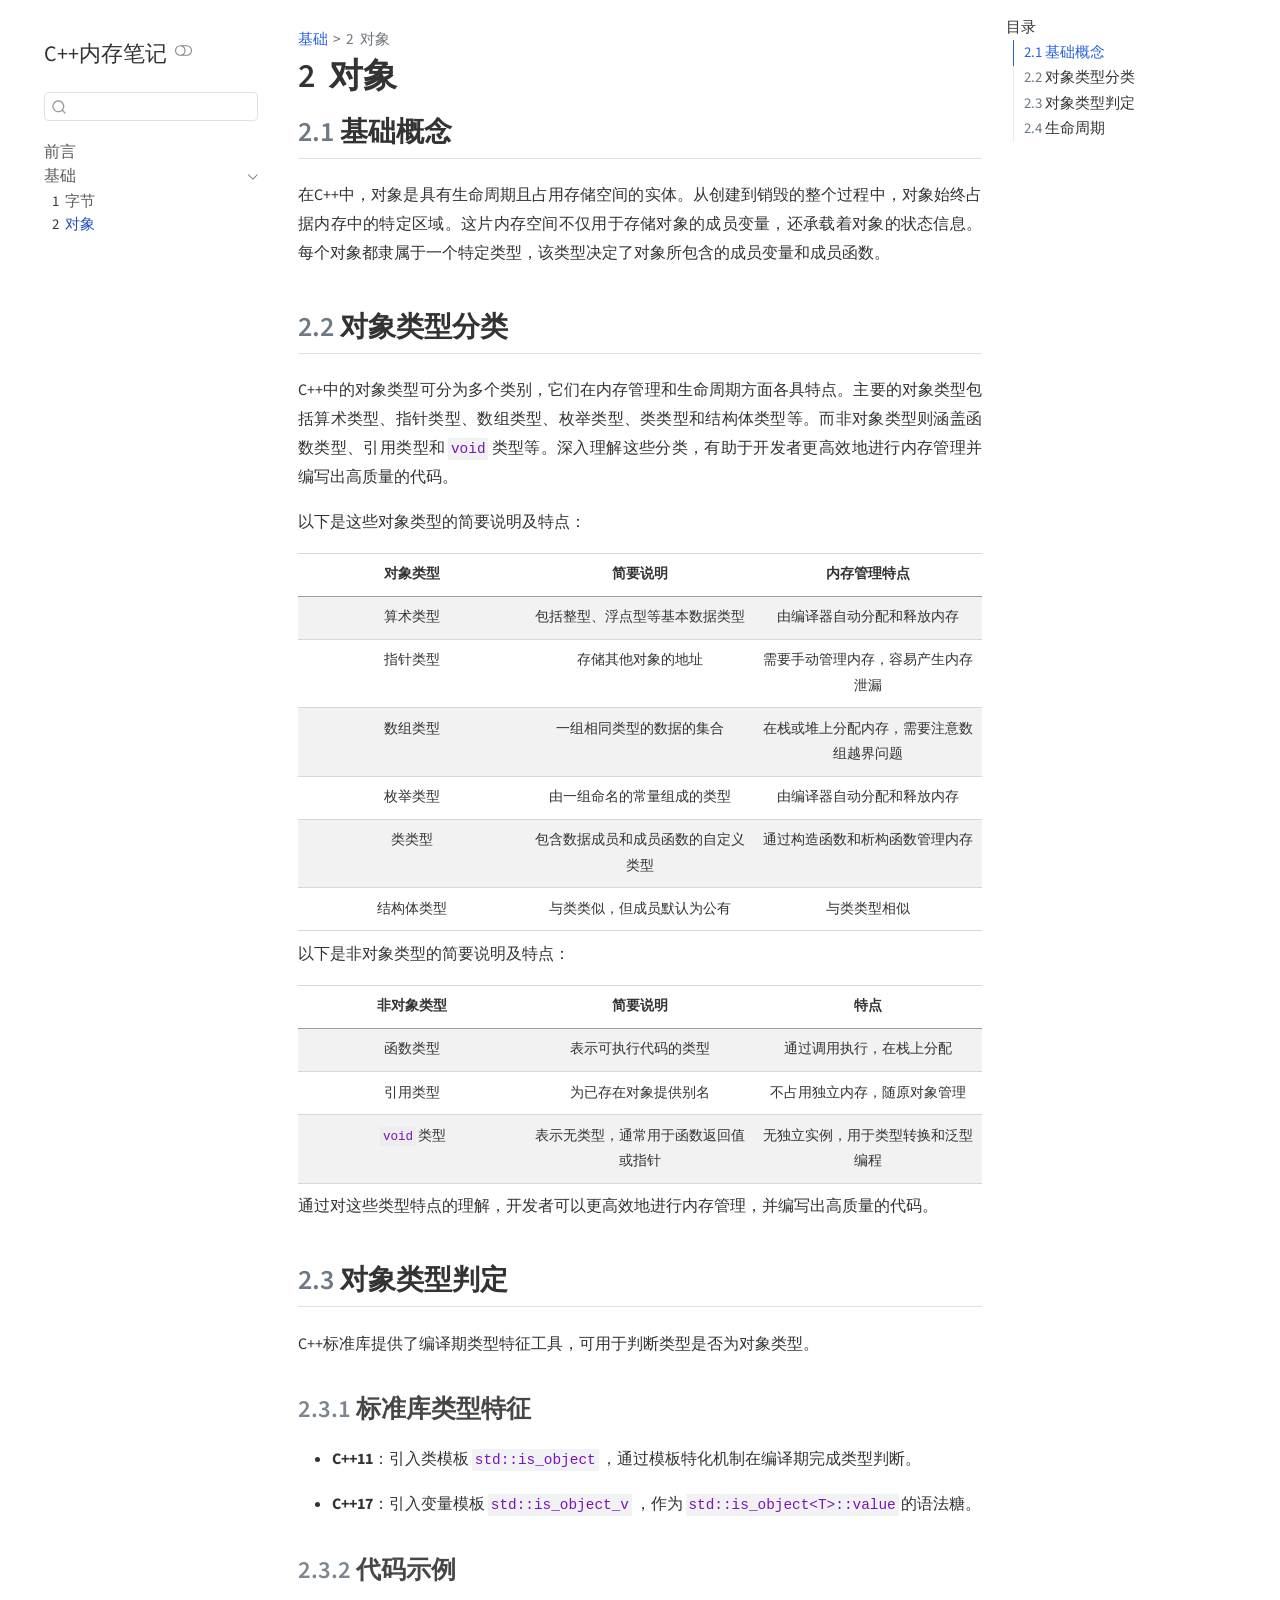
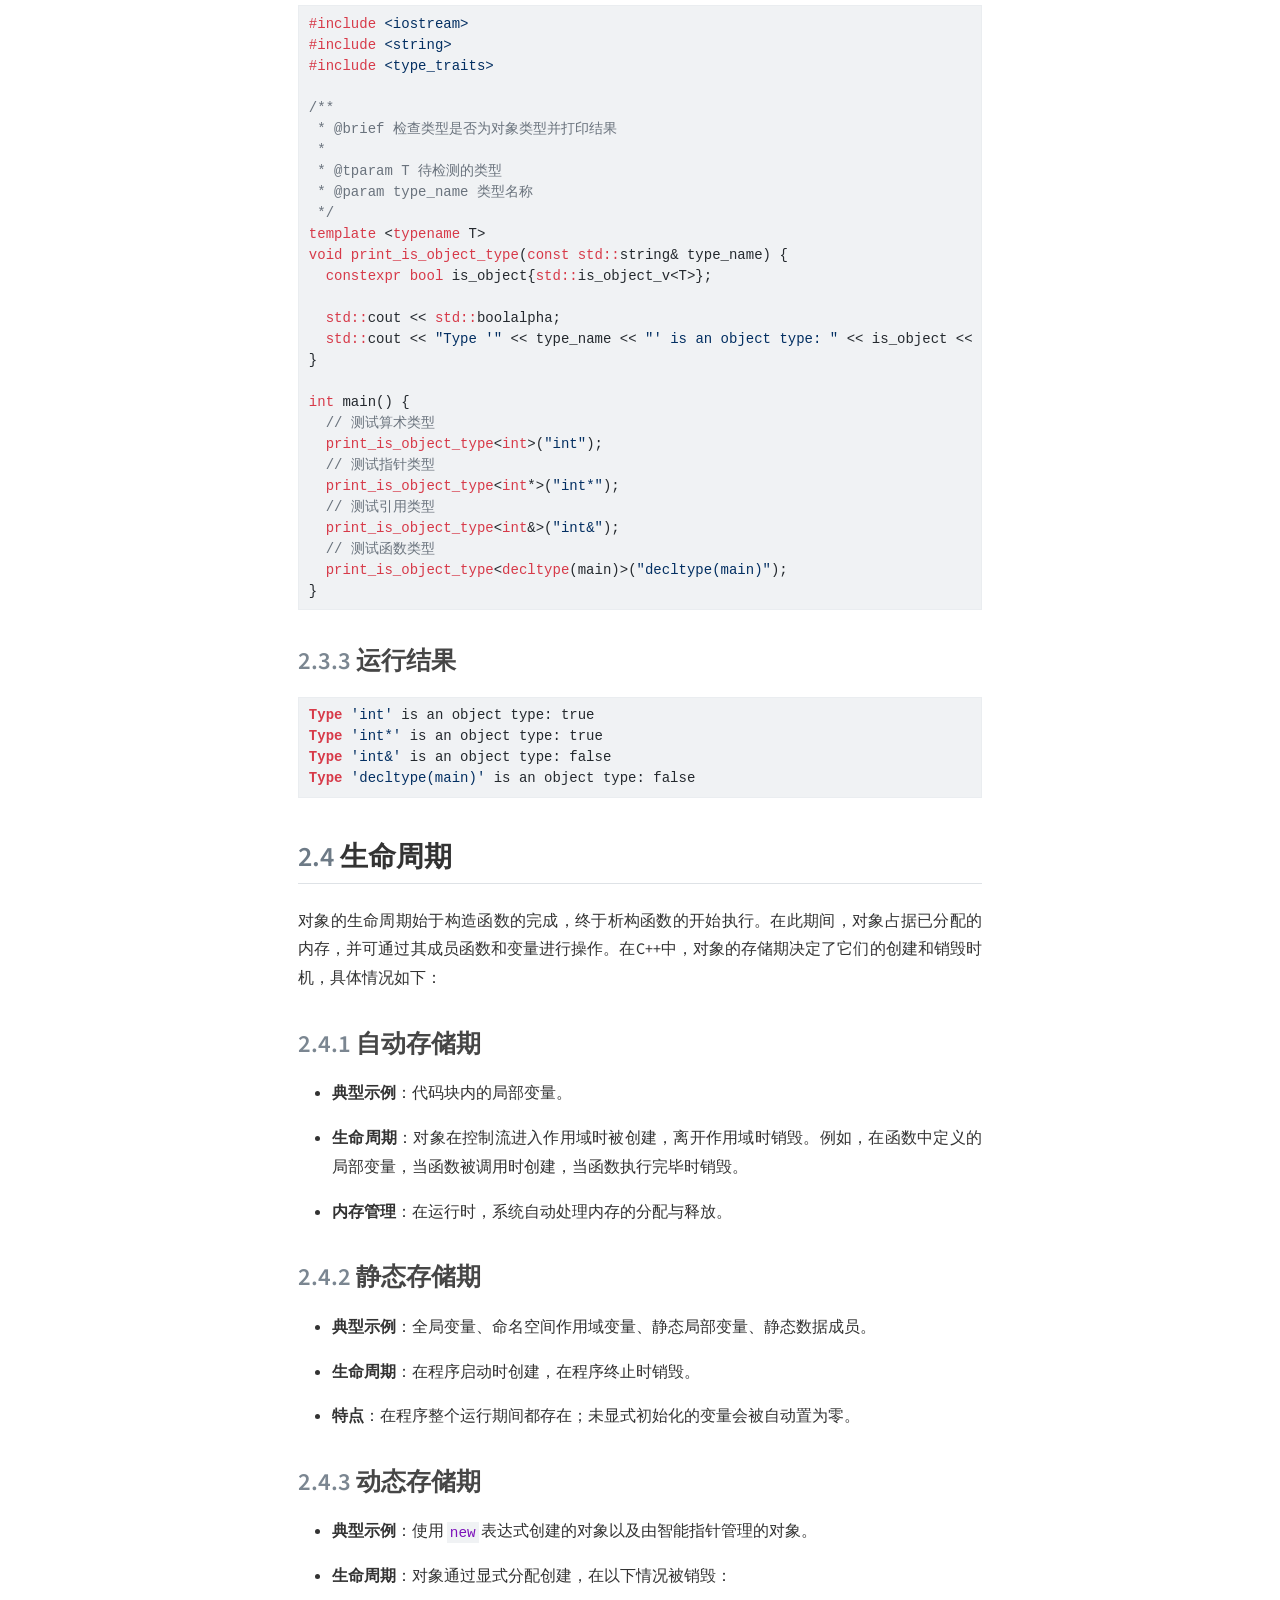
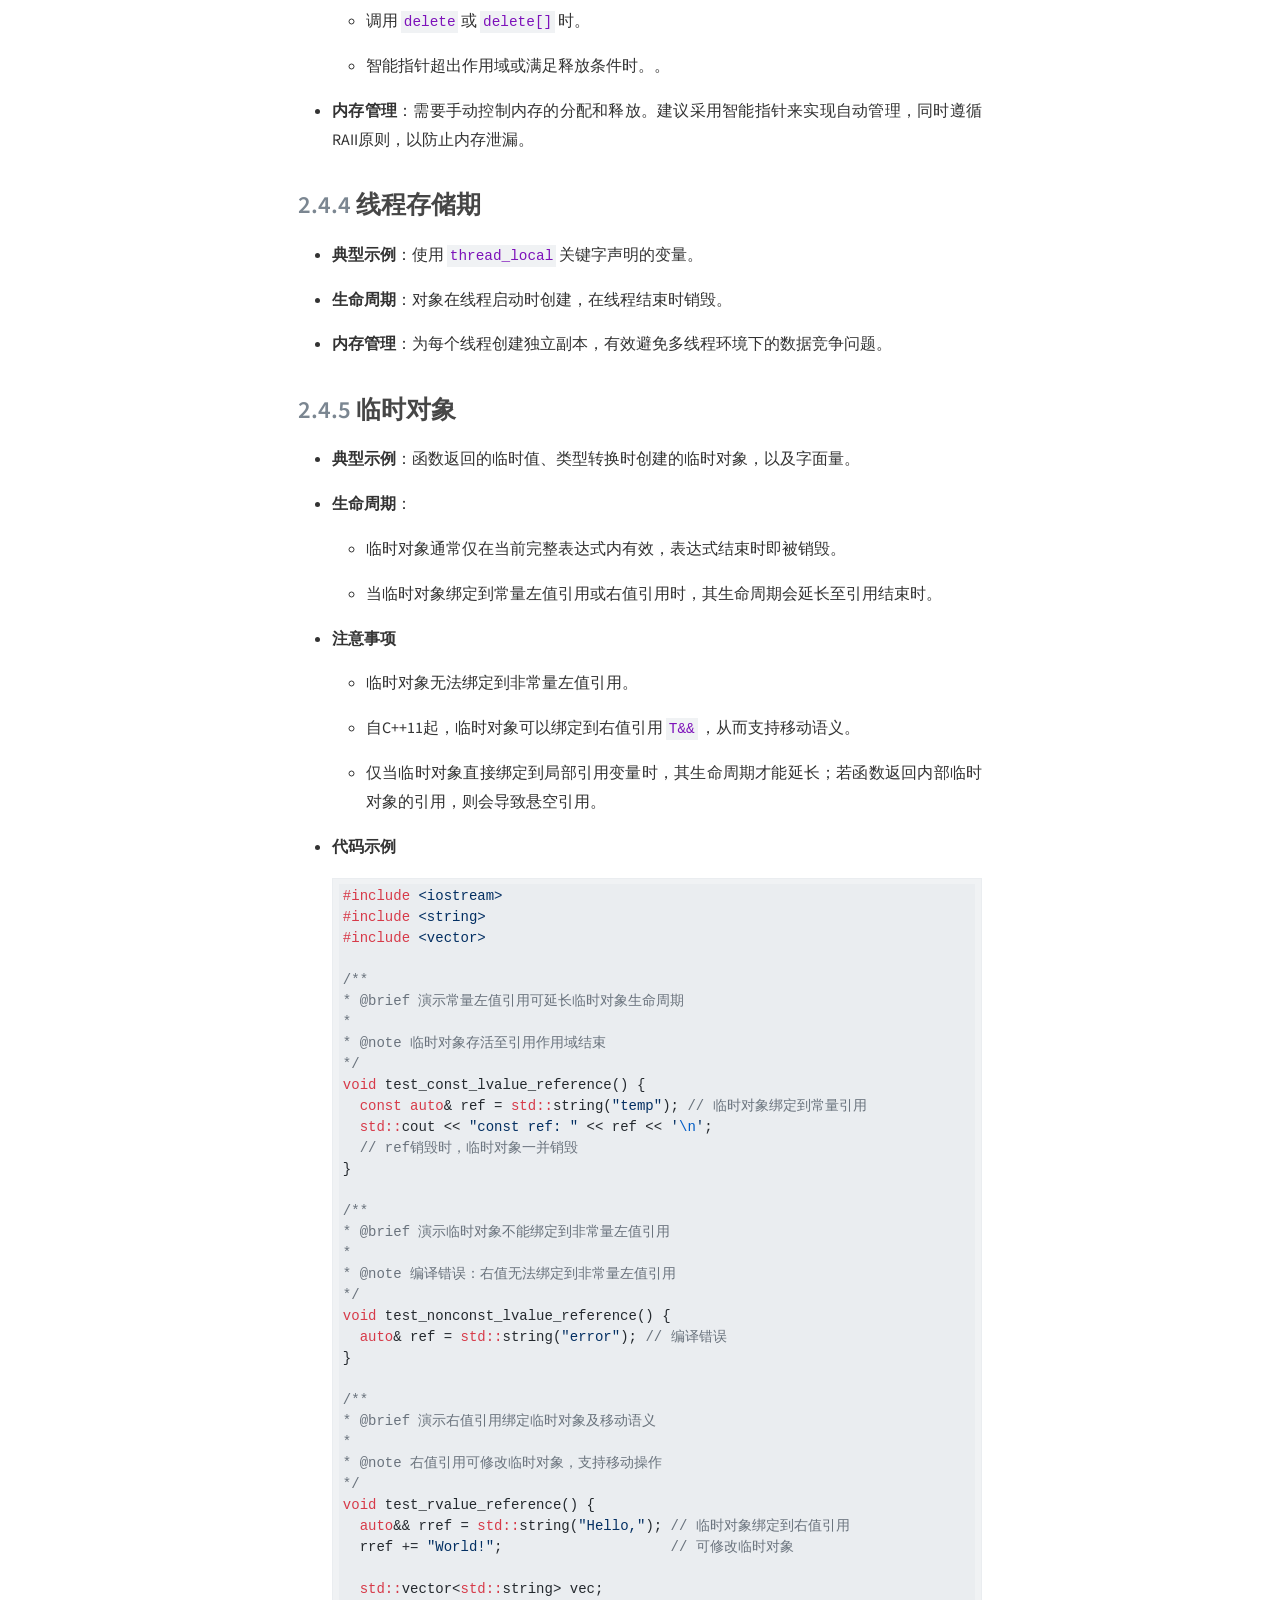
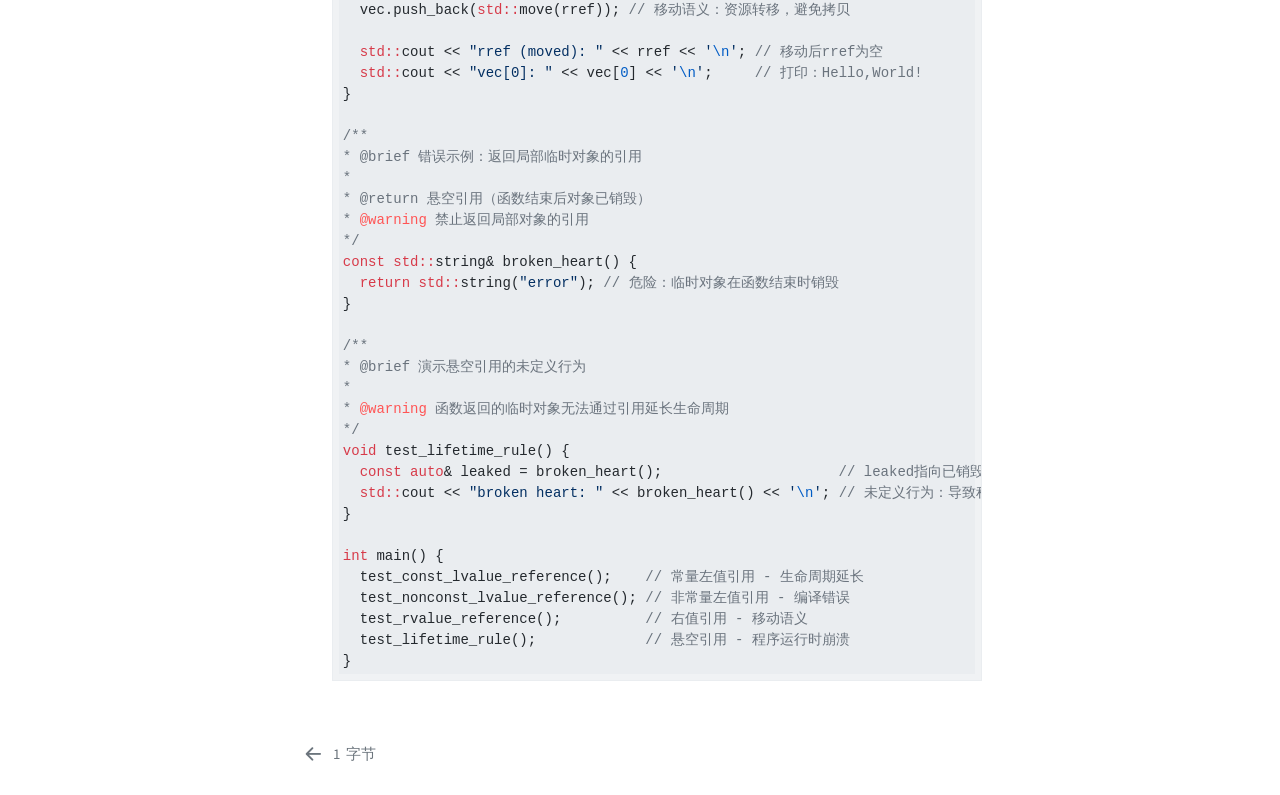
<file: contents/foundation/object.html>
<!DOCTYPE html>
<html xmlns="http://www.w3.org/1999/xhtml" lang="zh-Hans" xml:lang="zh-Hans"><head>

<meta charset="utf-8">
<meta name="generator" content="quarto-1.8.25">

<meta name="viewport" content="width=device-width, initial-scale=1.0, user-scalable=yes">


<title>2&nbsp; 对象 – C++内存笔记</title>
<style>
code{white-space: pre-wrap;}
span.smallcaps{font-variant: small-caps;}
div.columns{display: flex; gap: min(4vw, 1.5em);}
div.column{flex: auto; overflow-x: auto;}
div.hanging-indent{margin-left: 1.5em; text-indent: -1.5em;}
ul.task-list{list-style: none;}
ul.task-list li input[type="checkbox"] {
  width: 0.8em;
  margin: 0 0.8em 0.2em -1em; /* quarto-specific, see https://github.com/quarto-dev/quarto-cli/issues/4556 */ 
  vertical-align: middle;
}
/* CSS for syntax highlighting */
html { -webkit-text-size-adjust: 100%; }
pre > code.sourceCode { white-space: pre; position: relative; }
pre > code.sourceCode > span { display: inline-block; line-height: 1.25; }
pre > code.sourceCode > span:empty { height: 1.2em; }
.sourceCode { overflow: visible; }
code.sourceCode > span { color: inherit; text-decoration: inherit; }
div.sourceCode { margin: 1em 0; }
pre.sourceCode { margin: 0; }
@media screen {
div.sourceCode { overflow: auto; }
}
@media print {
pre > code.sourceCode { white-space: pre-wrap; }
pre > code.sourceCode > span { text-indent: -5em; padding-left: 5em; }
}
pre.numberSource code
  { counter-reset: source-line 0; }
pre.numberSource code > span
  { position: relative; left: -4em; counter-increment: source-line; }
pre.numberSource code > span > a:first-child::before
  { content: counter(source-line);
    position: relative; left: -1em; text-align: right; vertical-align: baseline;
    border: none; display: inline-block;
    -webkit-touch-callout: none; -webkit-user-select: none;
    -khtml-user-select: none; -moz-user-select: none;
    -ms-user-select: none; user-select: none;
    padding: 0 4px; width: 4em;
  }
pre.numberSource { margin-left: 3em;  padding-left: 4px; }
div.sourceCode
  {   }
@media screen {
pre > code.sourceCode > span > a:first-child::before { text-decoration: underline; }
}
</style>


<script src="../../site_libs/quarto-nav/quarto-nav.js"></script>
<script src="../../site_libs/quarto-nav/headroom.min.js"></script>
<script src="../../site_libs/clipboard/clipboard.min.js"></script>
<script src="../../site_libs/quarto-search/autocomplete.umd.js"></script>
<script src="../../site_libs/quarto-search/fuse.min.js"></script>
<script src="../../site_libs/quarto-search/quarto-search.js"></script>
<meta name="quarto:offset" content="../../">
<link href="../../contents/foundation/byte.html" rel="prev">
<script src="../../site_libs/quarto-html/quarto.js" type="module"></script>
<script src="../../site_libs/quarto-html/tabsets/tabsets.js" type="module"></script>
<script src="../../site_libs/quarto-html/axe/axe-check.js" type="module"></script>
<script src="../../site_libs/quarto-html/popper.min.js"></script>
<script src="../../site_libs/quarto-html/tippy.umd.min.js"></script>
<script src="../../site_libs/quarto-html/anchor.min.js"></script>
<link href="../../site_libs/quarto-html/tippy.css" rel="stylesheet">
<link href="../../site_libs/quarto-html/quarto-syntax-highlighting-065a5179aebd64318d7ea99d77b64a9e.css" rel="stylesheet" class="quarto-color-scheme" id="quarto-text-highlighting-styles">
<link href="../../site_libs/quarto-html/quarto-syntax-highlighting-dark-969ddfa49e00a70eb3423444dbc81f6c.css" rel="stylesheet" class="quarto-color-scheme quarto-color-alternate" id="quarto-text-highlighting-styles">
<link href="../../site_libs/quarto-html/quarto-syntax-highlighting-065a5179aebd64318d7ea99d77b64a9e.css" rel="stylesheet" class="quarto-color-scheme-extra" id="quarto-text-highlighting-styles">
<script src="../../site_libs/bootstrap/bootstrap.min.js"></script>
<link href="../../site_libs/bootstrap/bootstrap-icons.css" rel="stylesheet">
<link href="../../site_libs/bootstrap/bootstrap-edaf08ed7d27d62012077beed0893dcb.min.css" rel="stylesheet" append-hash="true" class="quarto-color-scheme" id="quarto-bootstrap" data-mode="light">
<link href="../../site_libs/bootstrap/bootstrap-dark-828d2307522d2d2d417c3772b5fa69bc.min.css" rel="stylesheet" append-hash="true" class="quarto-color-scheme quarto-color-alternate" id="quarto-bootstrap" data-mode="dark">
<link href="../../site_libs/bootstrap/bootstrap-edaf08ed7d27d62012077beed0893dcb.min.css" rel="stylesheet" append-hash="true" class="quarto-color-scheme-extra" id="quarto-bootstrap" data-mode="light">
<script id="quarto-search-options" type="application/json">{
  "location": "sidebar",
  "copy-button": false,
  "collapse-after": 3,
  "panel-placement": "start",
  "type": "textbox",
  "limit": 50,
  "keyboard-shortcut": [
    "f",
    "/",
    "s"
  ],
  "show-item-context": false,
  "language": {
    "search-no-results-text": "没有结果",
    "search-matching-documents-text": "匹配的文档",
    "search-copy-link-title": "复制搜索链接",
    "search-hide-matches-text": "隐藏其它匹配结果",
    "search-more-match-text": "更多匹配结果",
    "search-more-matches-text": "更多匹配结果",
    "search-clear-button-title": "清除",
    "search-text-placeholder": "",
    "search-detached-cancel-button-title": "取消",
    "search-submit-button-title": "提交",
    "search-label": "搜索"
  }
}</script>


<link rel="stylesheet" href="../../styles/styles.css">
</head>

<body class="nav-sidebar floating quarto-light"><script id="quarto-html-before-body" type="application/javascript">
    const toggleBodyColorMode = (bsSheetEl) => {
      const mode = bsSheetEl.getAttribute("data-mode");
      const bodyEl = window.document.querySelector("body");
      if (mode === "dark") {
        bodyEl.classList.add("quarto-dark");
        bodyEl.classList.remove("quarto-light");
      } else {
        bodyEl.classList.add("quarto-light");
        bodyEl.classList.remove("quarto-dark");
      }
    }
    const toggleBodyColorPrimary = () => {
      const bsSheetEl = window.document.querySelector("link#quarto-bootstrap:not([rel=disabled-stylesheet])");
      if (bsSheetEl) {
        toggleBodyColorMode(bsSheetEl);
      }
    }
    const setColorSchemeToggle = (alternate) => {
      const toggles = window.document.querySelectorAll('.quarto-color-scheme-toggle');
      for (let i=0; i < toggles.length; i++) {
        const toggle = toggles[i];
        if (toggle) {
          if (alternate) {
            toggle.classList.add("alternate");
          } else {
            toggle.classList.remove("alternate");
          }
        }
      }
    };
    const toggleColorMode = (alternate) => {
      // Switch the stylesheets
      const primaryStylesheets = window.document.querySelectorAll('link.quarto-color-scheme:not(.quarto-color-alternate)');
      const alternateStylesheets = window.document.querySelectorAll('link.quarto-color-scheme.quarto-color-alternate');
      manageTransitions('#quarto-margin-sidebar .nav-link', false);
      if (alternate) {
        // note: dark is layered on light, we don't disable primary!
        enableStylesheet(alternateStylesheets);
        for (const sheetNode of alternateStylesheets) {
          if (sheetNode.id === "quarto-bootstrap") {
            toggleBodyColorMode(sheetNode);
          }
        }
      } else {
        disableStylesheet(alternateStylesheets);
        enableStylesheet(primaryStylesheets)
        toggleBodyColorPrimary();
      }
      manageTransitions('#quarto-margin-sidebar .nav-link', true);
      // Switch the toggles
      setColorSchemeToggle(alternate)
      // Hack to workaround the fact that safari doesn't
      // properly recolor the scrollbar when toggling (#1455)
      if (navigator.userAgent.indexOf('Safari') > 0 && navigator.userAgent.indexOf('Chrome') == -1) {
        manageTransitions("body", false);
        window.scrollTo(0, 1);
        setTimeout(() => {
          window.scrollTo(0, 0);
          manageTransitions("body", true);
        }, 40);
      }
    }
    const disableStylesheet = (stylesheets) => {
      for (let i=0; i < stylesheets.length; i++) {
        const stylesheet = stylesheets[i];
        stylesheet.rel = 'disabled-stylesheet';
      }
    }
    const enableStylesheet = (stylesheets) => {
      for (let i=0; i < stylesheets.length; i++) {
        const stylesheet = stylesheets[i];
        if(stylesheet.rel !== 'stylesheet') { // for Chrome, which will still FOUC without this check
          stylesheet.rel = 'stylesheet';
        }
      }
    }
    const manageTransitions = (selector, allowTransitions) => {
      const els = window.document.querySelectorAll(selector);
      for (let i=0; i < els.length; i++) {
        const el = els[i];
        if (allowTransitions) {
          el.classList.remove('notransition');
        } else {
          el.classList.add('notransition');
        }
      }
    }
    const isFileUrl = () => {
      return window.location.protocol === 'file:';
    }
    const hasAlternateSentinel = () => {
      let styleSentinel = getColorSchemeSentinel();
      if (styleSentinel !== null) {
        return styleSentinel === "alternate";
      } else {
        return false;
      }
    }
    const setStyleSentinel = (alternate) => {
      const value = alternate ? "alternate" : "default";
      if (!isFileUrl()) {
        window.localStorage.setItem("quarto-color-scheme", value);
      } else {
        localAlternateSentinel = value;
      }
    }
    const getColorSchemeSentinel = () => {
      if (!isFileUrl()) {
        const storageValue = window.localStorage.getItem("quarto-color-scheme");
        return storageValue != null ? storageValue : localAlternateSentinel;
      } else {
        return localAlternateSentinel;
      }
    }
    const toggleGiscusIfUsed = (isAlternate, darkModeDefault) => {
      const baseTheme = document.querySelector('#giscus-base-theme')?.value ?? 'light';
      const alternateTheme = document.querySelector('#giscus-alt-theme')?.value ?? 'dark';
      let newTheme = '';
      if(authorPrefersDark) {
        newTheme = isAlternate ? baseTheme : alternateTheme;
      } else {
        newTheme = isAlternate ? alternateTheme : baseTheme;
      }
      const changeGiscusTheme = () => {
        // From: https://github.com/giscus/giscus/issues/336
        const sendMessage = (message) => {
          const iframe = document.querySelector('iframe.giscus-frame');
          if (!iframe) return;
          iframe.contentWindow.postMessage({ giscus: message }, 'https://giscus.app');
        }
        sendMessage({
          setConfig: {
            theme: newTheme
          }
        });
      }
      const isGiscussLoaded = window.document.querySelector('iframe.giscus-frame') !== null;
      if (isGiscussLoaded) {
        changeGiscusTheme();
      }
    };
    const authorPrefersDark = false;
    const darkModeDefault = authorPrefersDark;
      document.querySelector('link#quarto-text-highlighting-styles.quarto-color-scheme-extra').rel = 'disabled-stylesheet';
      document.querySelector('link#quarto-bootstrap.quarto-color-scheme-extra').rel = 'disabled-stylesheet';
    let localAlternateSentinel = darkModeDefault ? 'alternate' : 'default';
    // Dark / light mode switch
    window.quartoToggleColorScheme = () => {
      // Read the current dark / light value
      let toAlternate = !hasAlternateSentinel();
      toggleColorMode(toAlternate);
      setStyleSentinel(toAlternate);
      toggleGiscusIfUsed(toAlternate, darkModeDefault);
      window.dispatchEvent(new Event('resize'));
    };
    // Switch to dark mode if need be
    if (hasAlternateSentinel()) {
      toggleColorMode(true);
    } else {
      toggleColorMode(false);
    }
  </script>

<div id="quarto-search-results"></div>
  <header id="quarto-header" class="headroom fixed-top">
  <nav class="quarto-secondary-nav">
    <div class="container-fluid d-flex">
      <button type="button" class="quarto-btn-toggle btn" data-bs-toggle="collapse" role="button" data-bs-target=".quarto-sidebar-collapse-item" aria-controls="quarto-sidebar" aria-expanded="false" aria-label="展开或折叠侧边栏导航" onclick="if (window.quartoToggleHeadroom) { window.quartoToggleHeadroom(); }">
        <i class="bi bi-layout-text-sidebar-reverse"></i>
      </button>
        <nav class="quarto-page-breadcrumbs" aria-label="breadcrumb"><ol class="breadcrumb"><li class="breadcrumb-item"><a href="../../contents/foundation/byte.html">基础</a></li><li class="breadcrumb-item"><a href="../../contents/foundation/object.html"><span class="chapter-number">2</span>&nbsp; <span class="chapter-title">对象</span></a></li></ol></nav>
        <a class="flex-grow-1" role="navigation" data-bs-toggle="collapse" data-bs-target=".quarto-sidebar-collapse-item" aria-controls="quarto-sidebar" aria-expanded="false" aria-label="展开或折叠侧边栏导航" onclick="if (window.quartoToggleHeadroom) { window.quartoToggleHeadroom(); }">      
        </a>
      <button type="button" class="btn quarto-search-button" aria-label="搜索" onclick="window.quartoOpenSearch();">
        <i class="bi bi-search"></i>
      </button>
    </div>
  </nav>
</header>
<!-- content -->
<div id="quarto-content" class="quarto-container page-columns page-rows-contents page-layout-article">
<!-- sidebar -->
  <nav id="quarto-sidebar" class="sidebar collapse collapse-horizontal quarto-sidebar-collapse-item sidebar-navigation floating overflow-auto">
    <div class="pt-lg-2 mt-2 text-left sidebar-header sidebar-header-stacked">
      <a href="../../index.html" class="sidebar-logo-link">
      </a>
    <div class="sidebar-title mb-0 py-0">
      <a href="../../">C++内存笔记</a> 
        <div class="sidebar-tools-main">
  <a href="" class="quarto-color-scheme-toggle quarto-navigation-tool  px-1" onclick="window.quartoToggleColorScheme(); return false;" title="切换深色模式"><i class="bi"></i></a>
</div>
    </div>
      </div>
        <div class="mt-2 flex-shrink-0 align-items-center">
        <div class="sidebar-search">
        <div id="quarto-search" class="" title="搜索"></div>
        </div>
        </div>
    <div class="sidebar-menu-container"> 
    <ul class="list-unstyled mt-1">
        <li class="sidebar-item">
  <div class="sidebar-item-container"> 
  <a href="../../index.html" class="sidebar-item-text sidebar-link">
 <span class="menu-text">前言</span></a>
  </div>
</li>
        <li class="sidebar-item sidebar-item-section">
      <div class="sidebar-item-container"> 
            <a class="sidebar-item-text sidebar-link text-start" data-bs-toggle="collapse" data-bs-target="#quarto-sidebar-section-1" role="navigation" aria-expanded="true">
 <span class="menu-text">基础</span></a>
          <a class="sidebar-item-toggle text-start" data-bs-toggle="collapse" data-bs-target="#quarto-sidebar-section-1" role="navigation" aria-expanded="true" aria-label="展开或折叠此栏">
            <i class="bi bi-chevron-right ms-2"></i>
          </a> 
      </div>
      <ul id="quarto-sidebar-section-1" class="collapse list-unstyled sidebar-section depth1 show">  
          <li class="sidebar-item">
  <div class="sidebar-item-container"> 
  <a href="../../contents/foundation/byte.html" class="sidebar-item-text sidebar-link">
 <span class="menu-text"><span class="chapter-number">1</span>&nbsp; <span class="chapter-title">字节</span></span></a>
  </div>
</li>
          <li class="sidebar-item">
  <div class="sidebar-item-container"> 
  <a href="../../contents/foundation/object.html" class="sidebar-item-text sidebar-link active">
 <span class="menu-text"><span class="chapter-number">2</span>&nbsp; <span class="chapter-title">对象</span></span></a>
  </div>
</li>
      </ul>
  </li>
    </ul>
    </div>
</nav>
<div id="quarto-sidebar-glass" class="quarto-sidebar-collapse-item" data-bs-toggle="collapse" data-bs-target=".quarto-sidebar-collapse-item"></div>
<!-- margin-sidebar -->
    <div id="quarto-margin-sidebar" class="sidebar margin-sidebar">
        <nav id="TOC" role="doc-toc" class="toc-active">
    <h2 id="toc-title">目录</h2>
   
  <ul>
  <li><a href="#基础概念" id="toc-基础概念" class="nav-link active" data-scroll-target="#基础概念"><span class="header-section-number">2.1</span> 基础概念</a></li>
  <li><a href="#对象类型分类" id="toc-对象类型分类" class="nav-link" data-scroll-target="#对象类型分类"><span class="header-section-number">2.2</span> 对象类型分类</a></li>
  <li><a href="#对象类型判定" id="toc-对象类型判定" class="nav-link" data-scroll-target="#对象类型判定"><span class="header-section-number">2.3</span> 对象类型判定</a>
  <ul class="collapse">
  <li><a href="#标准库类型特征" id="toc-标准库类型特征" class="nav-link" data-scroll-target="#标准库类型特征"><span class="header-section-number">2.3.1</span> 标准库类型特征</a></li>
  <li><a href="#代码示例" id="toc-代码示例" class="nav-link" data-scroll-target="#代码示例"><span class="header-section-number">2.3.2</span> 代码示例</a></li>
  <li><a href="#运行结果" id="toc-运行结果" class="nav-link" data-scroll-target="#运行结果"><span class="header-section-number">2.3.3</span> 运行结果</a></li>
  </ul></li>
  <li><a href="#生命周期" id="toc-生命周期" class="nav-link" data-scroll-target="#生命周期"><span class="header-section-number">2.4</span> 生命周期</a>
  <ul class="collapse">
  <li><a href="#自动存储期" id="toc-自动存储期" class="nav-link" data-scroll-target="#自动存储期"><span class="header-section-number">2.4.1</span> 自动存储期</a></li>
  <li><a href="#静态存储期" id="toc-静态存储期" class="nav-link" data-scroll-target="#静态存储期"><span class="header-section-number">2.4.2</span> 静态存储期</a></li>
  <li><a href="#动态存储期" id="toc-动态存储期" class="nav-link" data-scroll-target="#动态存储期"><span class="header-section-number">2.4.3</span> 动态存储期</a></li>
  <li><a href="#线程存储期" id="toc-线程存储期" class="nav-link" data-scroll-target="#线程存储期"><span class="header-section-number">2.4.4</span> 线程存储期</a></li>
  <li><a href="#临时对象" id="toc-临时对象" class="nav-link" data-scroll-target="#临时对象"><span class="header-section-number">2.4.5</span> 临时对象</a></li>
  </ul></li>
  </ul>
</nav>
    </div>
<!-- main -->
<main class="content" id="quarto-document-content">


<header id="title-block-header" class="quarto-title-block default"><nav class="quarto-page-breadcrumbs quarto-title-breadcrumbs d-none d-lg-block" aria-label="breadcrumb"><ol class="breadcrumb"><li class="breadcrumb-item"><a href="../../contents/foundation/byte.html">基础</a></li><li class="breadcrumb-item"><a href="../../contents/foundation/object.html"><span class="chapter-number">2</span>&nbsp; <span class="chapter-title">对象</span></a></li></ol></nav>
<div class="quarto-title">
<h1 class="title"><span class="chapter-number">2</span>&nbsp; <span class="chapter-title">对象</span></h1>
</div>



<div class="quarto-title-meta">

    
  
    
  </div>
  


</header>


<section id="基础概念" class="level2" data-number="2.1">
<h2 data-number="2.1" class="anchored" data-anchor-id="基础概念"><span class="header-section-number">2.1</span> 基础概念</h2>
<p>在C++中，对象是具有生命周期且占用存储空间的实体。从创建到销毁的整个过程中，对象始终占据内存中的特定区域。这片内存空间不仅用于存储对象的成员变量，还承载着对象的状态信息。每个对象都隶属于一个特定类型，该类型决定了对象所包含的成员变量和成员函数。</p>
</section>
<section id="对象类型分类" class="level2" data-number="2.2">
<h2 data-number="2.2" class="anchored" data-anchor-id="对象类型分类"><span class="header-section-number">2.2</span> 对象类型分类</h2>
<p>C++中的对象类型可分为多个类别，它们在内存管理和生命周期方面各具特点。主要的对象类型包括算术类型、指针类型、数组类型、枚举类型、类类型和结构体类型等。而非对象类型则涵盖函数类型、引用类型和<code>void</code>类型等。深入理解这些分类，有助于开发者更高效地进行内存管理并编写出高质量的代码。</p>
<p>以下是这些对象类型的简要说明及特点：</p>
<table class="table-striped table-hover caption-top table">
<colgroup>
<col style="width: 33%">
<col style="width: 33%">
<col style="width: 33%">
</colgroup>
<thead>
<tr class="header">
<th style="text-align: center;">对象类型</th>
<th style="text-align: center;">简要说明</th>
<th style="text-align: center;">内存管理特点</th>
</tr>
</thead>
<tbody>
<tr class="odd">
<td style="text-align: center;">算术类型</td>
<td style="text-align: center;">包括整型、浮点型等基本数据类型</td>
<td style="text-align: center;">由编译器自动分配和释放内存</td>
</tr>
<tr class="even">
<td style="text-align: center;">指针类型</td>
<td style="text-align: center;">存储其他对象的地址</td>
<td style="text-align: center;">需要手动管理内存，容易产生内存泄漏</td>
</tr>
<tr class="odd">
<td style="text-align: center;">数组类型</td>
<td style="text-align: center;">一组相同类型的数据的集合</td>
<td style="text-align: center;">在栈或堆上分配内存，需要注意数组越界问题</td>
</tr>
<tr class="even">
<td style="text-align: center;">枚举类型</td>
<td style="text-align: center;">由一组命名的常量组成的类型</td>
<td style="text-align: center;">由编译器自动分配和释放内存</td>
</tr>
<tr class="odd">
<td style="text-align: center;">类类型</td>
<td style="text-align: center;">包含数据成员和成员函数的自定义类型</td>
<td style="text-align: center;">通过构造函数和析构函数管理内存</td>
</tr>
<tr class="even">
<td style="text-align: center;">结构体类型</td>
<td style="text-align: center;">与类类似，但成员默认为公有</td>
<td style="text-align: center;">与类类型相似</td>
</tr>
</tbody>
</table>
<p>以下是非对象类型的简要说明及特点：</p>
<table class="table-striped table-hover caption-top table">
<colgroup>
<col style="width: 33%">
<col style="width: 33%">
<col style="width: 33%">
</colgroup>
<thead>
<tr class="header">
<th style="text-align: center;">非对象类型</th>
<th style="text-align: center;">简要说明</th>
<th style="text-align: center;">特点</th>
</tr>
</thead>
<tbody>
<tr class="odd">
<td style="text-align: center;">函数类型</td>
<td style="text-align: center;">表示可执行代码的类型</td>
<td style="text-align: center;">通过调用执行，在栈上分配</td>
</tr>
<tr class="even">
<td style="text-align: center;">引用类型</td>
<td style="text-align: center;">为已存在对象提供别名</td>
<td style="text-align: center;">不占用独立内存，随原对象管理</td>
</tr>
<tr class="odd">
<td style="text-align: center;"><code>void</code>类型</td>
<td style="text-align: center;">表示无类型，通常用于函数返回值或指针</td>
<td style="text-align: center;">无独立实例，用于类型转换和泛型编程</td>
</tr>
</tbody>
</table>
<p>通过对这些类型特点的理解，开发者可以更高效地进行内存管理，并编写出高质量的代码。</p>
</section>
<section id="对象类型判定" class="level2" data-number="2.3">
<h2 data-number="2.3" class="anchored" data-anchor-id="对象类型判定"><span class="header-section-number">2.3</span> 对象类型判定</h2>
<p>C++标准库提供了编译期类型特征工具，可用于判断类型是否为对象类型。</p>
<section id="标准库类型特征" class="level3" data-number="2.3.1">
<h3 data-number="2.3.1" class="anchored" data-anchor-id="标准库类型特征"><span class="header-section-number">2.3.1</span> 标准库类型特征</h3>
<ul>
<li><p><strong>C++11</strong>：引入类模板<code>std::is_object</code>，通过模板特化机制在编译期完成类型判断。</p></li>
<li><p><strong>C++17</strong>：引入变量模板<code>std::is_object_v</code>，作为<code>std::is_object&lt;T&gt;::value</code>的语法糖。</p></li>
</ul>
</section>
<section id="代码示例" class="level3" data-number="2.3.2">
<h3 data-number="2.3.2" class="anchored" data-anchor-id="代码示例"><span class="header-section-number">2.3.2</span> 代码示例</h3>
<div class="code-copy-outer-scaffold"><div class="sourceCode" id="cb1"><pre class="sourceCode cpp code-with-copy"><code class="sourceCode cpp"><span id="cb1-1"><a href="#cb1-1" aria-hidden="true" tabindex="-1"></a><span class="pp">#include </span><span class="im">&lt;iostream&gt;</span></span>
<span id="cb1-2"><a href="#cb1-2" aria-hidden="true" tabindex="-1"></a><span class="pp">#include </span><span class="im">&lt;string&gt;</span></span>
<span id="cb1-3"><a href="#cb1-3" aria-hidden="true" tabindex="-1"></a><span class="pp">#include </span><span class="im">&lt;type_traits&gt;</span></span>
<span id="cb1-4"><a href="#cb1-4" aria-hidden="true" tabindex="-1"></a></span>
<span id="cb1-5"><a href="#cb1-5" aria-hidden="true" tabindex="-1"></a><span class="co">/**</span></span>
<span id="cb1-6"><a href="#cb1-6" aria-hidden="true" tabindex="-1"></a><span class="co"> * </span><span class="an">@brief</span><span class="co"> 检查类型是否为对象类型并打印结果</span></span>
<span id="cb1-7"><a href="#cb1-7" aria-hidden="true" tabindex="-1"></a><span class="co"> *</span></span>
<span id="cb1-8"><a href="#cb1-8" aria-hidden="true" tabindex="-1"></a><span class="co"> * </span><span class="an">@tparam</span><span class="co"> </span><span class="cv">T</span><span class="co"> 待检测的类型</span></span>
<span id="cb1-9"><a href="#cb1-9" aria-hidden="true" tabindex="-1"></a><span class="co"> * </span><span class="an">@param</span><span class="co"> </span><span class="cv">type_name</span><span class="co"> 类型名称</span></span>
<span id="cb1-10"><a href="#cb1-10" aria-hidden="true" tabindex="-1"></a><span class="co"> */</span></span>
<span id="cb1-11"><a href="#cb1-11" aria-hidden="true" tabindex="-1"></a><span class="kw">template</span> <span class="op">&lt;</span><span class="kw">typename</span> T<span class="op">&gt;</span></span>
<span id="cb1-12"><a href="#cb1-12" aria-hidden="true" tabindex="-1"></a><span class="dt">void</span> <span class="dt">print_is_object_type</span><span class="op">(</span><span class="at">const</span> <span class="bu">std::</span>string<span class="op">&amp;</span> type_name<span class="op">)</span> <span class="op">{</span></span>
<span id="cb1-13"><a href="#cb1-13" aria-hidden="true" tabindex="-1"></a>  <span class="kw">constexpr</span> <span class="dt">bool</span> is_object<span class="op">{</span><span class="bu">std::</span>is_object_v<span class="op">&lt;</span>T<span class="op">&gt;};</span></span>
<span id="cb1-14"><a href="#cb1-14" aria-hidden="true" tabindex="-1"></a></span>
<span id="cb1-15"><a href="#cb1-15" aria-hidden="true" tabindex="-1"></a>  <span class="bu">std::</span>cout <span class="op">&lt;&lt;</span> <span class="bu">std::</span>boolalpha<span class="op">;</span></span>
<span id="cb1-16"><a href="#cb1-16" aria-hidden="true" tabindex="-1"></a>  <span class="bu">std::</span>cout <span class="op">&lt;&lt;</span> <span class="st">"Type '"</span> <span class="op">&lt;&lt;</span> type_name <span class="op">&lt;&lt;</span> <span class="st">"' is an object type: "</span> <span class="op">&lt;&lt;</span> is_object <span class="op">&lt;&lt;</span> <span class="ch">'</span><span class="sc">\n</span><span class="ch">'</span><span class="op">;</span></span>
<span id="cb1-17"><a href="#cb1-17" aria-hidden="true" tabindex="-1"></a><span class="op">}</span></span>
<span id="cb1-18"><a href="#cb1-18" aria-hidden="true" tabindex="-1"></a></span>
<span id="cb1-19"><a href="#cb1-19" aria-hidden="true" tabindex="-1"></a><span class="dt">int</span> main<span class="op">()</span> <span class="op">{</span></span>
<span id="cb1-20"><a href="#cb1-20" aria-hidden="true" tabindex="-1"></a>  <span class="co">// 测试算术类型</span></span>
<span id="cb1-21"><a href="#cb1-21" aria-hidden="true" tabindex="-1"></a>  <span class="dt">print_is_object_type</span><span class="op">&lt;</span><span class="dt">int</span><span class="op">&gt;(</span><span class="st">"int"</span><span class="op">);</span></span>
<span id="cb1-22"><a href="#cb1-22" aria-hidden="true" tabindex="-1"></a>  <span class="co">// 测试指针类型</span></span>
<span id="cb1-23"><a href="#cb1-23" aria-hidden="true" tabindex="-1"></a>  <span class="dt">print_is_object_type</span><span class="op">&lt;</span><span class="dt">int</span><span class="op">*&gt;(</span><span class="st">"int*"</span><span class="op">);</span></span>
<span id="cb1-24"><a href="#cb1-24" aria-hidden="true" tabindex="-1"></a>  <span class="co">// 测试引用类型</span></span>
<span id="cb1-25"><a href="#cb1-25" aria-hidden="true" tabindex="-1"></a>  <span class="dt">print_is_object_type</span><span class="op">&lt;</span><span class="dt">int</span><span class="op">&amp;&gt;(</span><span class="st">"int&amp;"</span><span class="op">);</span></span>
<span id="cb1-26"><a href="#cb1-26" aria-hidden="true" tabindex="-1"></a>  <span class="co">// 测试函数类型</span></span>
<span id="cb1-27"><a href="#cb1-27" aria-hidden="true" tabindex="-1"></a>  <span class="dt">print_is_object_type</span><span class="op">&lt;</span><span class="kw">decltype</span><span class="op">(</span>main<span class="op">)&gt;(</span><span class="st">"decltype(main)"</span><span class="op">);</span></span>
<span id="cb1-28"><a href="#cb1-28" aria-hidden="true" tabindex="-1"></a><span class="op">}</span></span></code></pre></div><button title="复制到剪贴板" class="code-copy-button"><i class="bi"></i></button></div>
</section>
<section id="运行结果" class="level3" data-number="2.3.3">
<h3 data-number="2.3.3" class="anchored" data-anchor-id="运行结果"><span class="header-section-number">2.3.3</span> 运行结果</h3>
<div class="code-copy-outer-scaffold"><div class="sourceCode" id="cb2"><pre class="sourceCode bash code-with-copy"><code class="sourceCode bash"><span id="cb2-1"><a href="#cb2-1" aria-hidden="true" tabindex="-1"></a><span class="ex">Type</span> <span class="st">'int'</span> is an object type: true</span>
<span id="cb2-2"><a href="#cb2-2" aria-hidden="true" tabindex="-1"></a><span class="ex">Type</span> <span class="st">'int*'</span> is an object type: true</span>
<span id="cb2-3"><a href="#cb2-3" aria-hidden="true" tabindex="-1"></a><span class="ex">Type</span> <span class="st">'int&amp;'</span> is an object type: false</span>
<span id="cb2-4"><a href="#cb2-4" aria-hidden="true" tabindex="-1"></a><span class="ex">Type</span> <span class="st">'decltype(main)'</span> is an object type: false</span></code></pre></div><button title="复制到剪贴板" class="code-copy-button"><i class="bi"></i></button></div>
</section>
</section>
<section id="生命周期" class="level2" data-number="2.4">
<h2 data-number="2.4" class="anchored" data-anchor-id="生命周期"><span class="header-section-number">2.4</span> 生命周期</h2>
<p>对象的生命周期始于构造函数的完成，终于析构函数的开始执行。在此期间，对象占据已分配的内存，并可通过其成员函数和变量进行操作。在C++中，对象的存储期决定了它们的创建和销毁时机，具体情况如下：</p>
<section id="自动存储期" class="level3" data-number="2.4.1">
<h3 data-number="2.4.1" class="anchored" data-anchor-id="自动存储期"><span class="header-section-number">2.4.1</span> 自动存储期</h3>
<ul>
<li><p><strong>典型示例</strong>：代码块内的局部变量。</p></li>
<li><p><strong>生命周期</strong>：对象在控制流进入作用域时被创建，离开作用域时销毁。例如，在函数中定义的局部变量，当函数被调用时创建，当函数执行完毕时销毁。</p></li>
<li><p><strong>内存管理</strong>：在运行时，系统自动处理内存的分配与释放。</p></li>
</ul>
</section>
<section id="静态存储期" class="level3" data-number="2.4.2">
<h3 data-number="2.4.2" class="anchored" data-anchor-id="静态存储期"><span class="header-section-number">2.4.2</span> 静态存储期</h3>
<ul>
<li><p><strong>典型示例</strong>：全局变量、命名空间作用域变量、静态局部变量、静态数据成员。</p></li>
<li><p><strong>生命周期</strong>：在程序启动时创建，在程序终止时销毁。</p></li>
<li><p><strong>特点</strong>：在程序整个运行期间都存在；未显式初始化的变量会被自动置为零。</p></li>
</ul>
</section>
<section id="动态存储期" class="level3" data-number="2.4.3">
<h3 data-number="2.4.3" class="anchored" data-anchor-id="动态存储期"><span class="header-section-number">2.4.3</span> 动态存储期</h3>
<ul>
<li><p><strong>典型示例</strong>：使用<code>new</code>表达式创建的对象以及由智能指针管理的对象。</p></li>
<li><p><strong>生命周期</strong>：对象通过显式分配创建，在以下情况被销毁：</p>
<ul>
<li><p>调用<code>delete</code>或<code>delete[]</code>时。</p></li>
<li><p>智能指针超出作用域或满足释放条件时。。</p></li>
</ul></li>
<li><p><strong>内存管理</strong>：需要手动控制内存的分配和释放。建议采用智能指针来实现自动管理，同时遵循RAII原则，以防止内存泄漏。</p></li>
</ul>
</section>
<section id="线程存储期" class="level3" data-number="2.4.4">
<h3 data-number="2.4.4" class="anchored" data-anchor-id="线程存储期"><span class="header-section-number">2.4.4</span> 线程存储期</h3>
<ul>
<li><p><strong>典型示例</strong>：使用<code>thread_local</code>关键字声明的变量。</p></li>
<li><p><strong>生命周期</strong>：对象在线程启动时创建，在线程结束时销毁。</p></li>
<li><p><strong>内存管理</strong>：为每个线程创建独立副本，有效避免多线程环境下的数据竞争问题。</p></li>
</ul>
</section>
<section id="临时对象" class="level3" data-number="2.4.5">
<h3 data-number="2.4.5" class="anchored" data-anchor-id="临时对象"><span class="header-section-number">2.4.5</span> 临时对象</h3>
<ul>
<li><p><strong>典型示例</strong>：函数返回的临时值、类型转换时创建的临时对象，以及字面量。</p></li>
<li><p><strong>生命周期</strong>：</p>
<ul>
<li><p>临时对象通常仅在当前完整表达式内有效，表达式结束时即被销毁。</p></li>
<li><p>当临时对象绑定到常量左值引用或右值引用时，其生命周期会延长至引用结束时。</p></li>
</ul></li>
<li><p><strong>注意事项</strong></p>
<ul>
<li><p>临时对象无法绑定到非常量左值引用。</p></li>
<li><p>自C++11起，临时对象可以绑定到右值引用<code>T&amp;&amp;</code>，从而支持移动语义。</p></li>
<li><p>仅当临时对象直接绑定到局部引用变量时，其生命周期才能延长；若函数返回内部临时对象的引用，则会导致悬空引用。</p></li>
</ul></li>
<li><p><strong>代码示例</strong></p>
<div class="code-copy-outer-scaffold"><div class="sourceCode" id="cb3"><pre class="sourceCode cpp code-with-copy"><code class="sourceCode cpp"><span id="cb3-1"><a href="#cb3-1" aria-hidden="true" tabindex="-1"></a><span class="pp">#include </span><span class="im">&lt;iostream&gt;</span></span>
<span id="cb3-2"><a href="#cb3-2" aria-hidden="true" tabindex="-1"></a><span class="pp">#include </span><span class="im">&lt;string&gt;</span></span>
<span id="cb3-3"><a href="#cb3-3" aria-hidden="true" tabindex="-1"></a><span class="pp">#include </span><span class="im">&lt;vector&gt;</span></span>
<span id="cb3-4"><a href="#cb3-4" aria-hidden="true" tabindex="-1"></a></span>
<span id="cb3-5"><a href="#cb3-5" aria-hidden="true" tabindex="-1"></a><span class="co">/**</span></span>
<span id="cb3-6"><a href="#cb3-6" aria-hidden="true" tabindex="-1"></a><span class="co">* </span><span class="an">@brief</span><span class="co"> 演示常量左值引用可延长临时对象生命周期</span></span>
<span id="cb3-7"><a href="#cb3-7" aria-hidden="true" tabindex="-1"></a><span class="co">*</span></span>
<span id="cb3-8"><a href="#cb3-8" aria-hidden="true" tabindex="-1"></a><span class="co">* </span><span class="in">@note</span><span class="co"> 临时对象存活至引用作用域结束</span></span>
<span id="cb3-9"><a href="#cb3-9" aria-hidden="true" tabindex="-1"></a><span class="co">*/</span></span>
<span id="cb3-10"><a href="#cb3-10" aria-hidden="true" tabindex="-1"></a><span class="dt">void</span> test_const_lvalue_reference<span class="op">()</span> <span class="op">{</span></span>
<span id="cb3-11"><a href="#cb3-11" aria-hidden="true" tabindex="-1"></a>  <span class="at">const</span> <span class="kw">auto</span><span class="op">&amp;</span> ref <span class="op">=</span> <span class="bu">std::</span>string<span class="op">(</span><span class="st">"temp"</span><span class="op">);</span> <span class="co">// 临时对象绑定到常量引用</span></span>
<span id="cb3-12"><a href="#cb3-12" aria-hidden="true" tabindex="-1"></a>  <span class="bu">std::</span>cout <span class="op">&lt;&lt;</span> <span class="st">"const ref: "</span> <span class="op">&lt;&lt;</span> ref <span class="op">&lt;&lt;</span> <span class="ch">'</span><span class="sc">\n</span><span class="ch">'</span><span class="op">;</span></span>
<span id="cb3-13"><a href="#cb3-13" aria-hidden="true" tabindex="-1"></a>  <span class="co">// ref销毁时，临时对象一并销毁</span></span>
<span id="cb3-14"><a href="#cb3-14" aria-hidden="true" tabindex="-1"></a><span class="op">}</span></span>
<span id="cb3-15"><a href="#cb3-15" aria-hidden="true" tabindex="-1"></a></span>
<span id="cb3-16"><a href="#cb3-16" aria-hidden="true" tabindex="-1"></a><span class="co">/**</span></span>
<span id="cb3-17"><a href="#cb3-17" aria-hidden="true" tabindex="-1"></a><span class="co">* </span><span class="an">@brief</span><span class="co"> 演示临时对象不能绑定到非常量左值引用</span></span>
<span id="cb3-18"><a href="#cb3-18" aria-hidden="true" tabindex="-1"></a><span class="co">*</span></span>
<span id="cb3-19"><a href="#cb3-19" aria-hidden="true" tabindex="-1"></a><span class="co">* </span><span class="in">@note</span><span class="co"> 编译错误：右值无法绑定到非常量左值引用</span></span>
<span id="cb3-20"><a href="#cb3-20" aria-hidden="true" tabindex="-1"></a><span class="co">*/</span></span>
<span id="cb3-21"><a href="#cb3-21" aria-hidden="true" tabindex="-1"></a><span class="dt">void</span> test_nonconst_lvalue_reference<span class="op">()</span> <span class="op">{</span></span>
<span id="cb3-22"><a href="#cb3-22" aria-hidden="true" tabindex="-1"></a>  <span class="kw">auto</span><span class="op">&amp;</span> ref <span class="op">=</span> <span class="bu">std::</span>string<span class="op">(</span><span class="st">"error"</span><span class="op">);</span> <span class="co">// 编译错误</span></span>
<span id="cb3-23"><a href="#cb3-23" aria-hidden="true" tabindex="-1"></a><span class="op">}</span></span>
<span id="cb3-24"><a href="#cb3-24" aria-hidden="true" tabindex="-1"></a></span>
<span id="cb3-25"><a href="#cb3-25" aria-hidden="true" tabindex="-1"></a><span class="co">/**</span></span>
<span id="cb3-26"><a href="#cb3-26" aria-hidden="true" tabindex="-1"></a><span class="co">* </span><span class="an">@brief</span><span class="co"> 演示右值引用绑定临时对象及移动语义</span></span>
<span id="cb3-27"><a href="#cb3-27" aria-hidden="true" tabindex="-1"></a><span class="co">*</span></span>
<span id="cb3-28"><a href="#cb3-28" aria-hidden="true" tabindex="-1"></a><span class="co">* </span><span class="in">@note</span><span class="co"> 右值引用可修改临时对象，支持移动操作</span></span>
<span id="cb3-29"><a href="#cb3-29" aria-hidden="true" tabindex="-1"></a><span class="co">*/</span></span>
<span id="cb3-30"><a href="#cb3-30" aria-hidden="true" tabindex="-1"></a><span class="dt">void</span> test_rvalue_reference<span class="op">()</span> <span class="op">{</span></span>
<span id="cb3-31"><a href="#cb3-31" aria-hidden="true" tabindex="-1"></a>  <span class="kw">auto</span><span class="op">&amp;&amp;</span> rref <span class="op">=</span> <span class="bu">std::</span>string<span class="op">(</span><span class="st">"Hello,"</span><span class="op">);</span> <span class="co">// 临时对象绑定到右值引用</span></span>
<span id="cb3-32"><a href="#cb3-32" aria-hidden="true" tabindex="-1"></a>  rref <span class="op">+=</span> <span class="st">"World!"</span><span class="op">;</span>                    <span class="co">// 可修改临时对象</span></span>
<span id="cb3-33"><a href="#cb3-33" aria-hidden="true" tabindex="-1"></a></span>
<span id="cb3-34"><a href="#cb3-34" aria-hidden="true" tabindex="-1"></a>  <span class="bu">std::</span>vector<span class="op">&lt;</span><span class="bu">std::</span>string<span class="op">&gt;</span> vec<span class="op">;</span></span>
<span id="cb3-35"><a href="#cb3-35" aria-hidden="true" tabindex="-1"></a>  vec<span class="op">.</span>push_back<span class="op">(</span><span class="bu">std::</span>move<span class="op">(</span>rref<span class="op">));</span> <span class="co">// 移动语义：资源转移，避免拷贝</span></span>
<span id="cb3-36"><a href="#cb3-36" aria-hidden="true" tabindex="-1"></a></span>
<span id="cb3-37"><a href="#cb3-37" aria-hidden="true" tabindex="-1"></a>  <span class="bu">std::</span>cout <span class="op">&lt;&lt;</span> <span class="st">"rref (moved): "</span> <span class="op">&lt;&lt;</span> rref <span class="op">&lt;&lt;</span> <span class="ch">'</span><span class="sc">\n</span><span class="ch">'</span><span class="op">;</span> <span class="co">// 移动后rref为空</span></span>
<span id="cb3-38"><a href="#cb3-38" aria-hidden="true" tabindex="-1"></a>  <span class="bu">std::</span>cout <span class="op">&lt;&lt;</span> <span class="st">"vec[0]: "</span> <span class="op">&lt;&lt;</span> vec<span class="op">[</span><span class="dv">0</span><span class="op">]</span> <span class="op">&lt;&lt;</span> <span class="ch">'</span><span class="sc">\n</span><span class="ch">'</span><span class="op">;</span>     <span class="co">// 打印：Hello,World!</span></span>
<span id="cb3-39"><a href="#cb3-39" aria-hidden="true" tabindex="-1"></a><span class="op">}</span></span>
<span id="cb3-40"><a href="#cb3-40" aria-hidden="true" tabindex="-1"></a></span>
<span id="cb3-41"><a href="#cb3-41" aria-hidden="true" tabindex="-1"></a><span class="co">/**</span></span>
<span id="cb3-42"><a href="#cb3-42" aria-hidden="true" tabindex="-1"></a><span class="co">* </span><span class="an">@brief</span><span class="co"> 错误示例：返回局部临时对象的引用</span></span>
<span id="cb3-43"><a href="#cb3-43" aria-hidden="true" tabindex="-1"></a><span class="co">*</span></span>
<span id="cb3-44"><a href="#cb3-44" aria-hidden="true" tabindex="-1"></a><span class="co">* </span><span class="an">@return</span><span class="co"> 悬空引用（函数结束后对象已销毁）</span></span>
<span id="cb3-45"><a href="#cb3-45" aria-hidden="true" tabindex="-1"></a><span class="co">* </span><span class="wa">@warning</span><span class="co"> 禁止返回局部对象的引用</span></span>
<span id="cb3-46"><a href="#cb3-46" aria-hidden="true" tabindex="-1"></a><span class="co">*/</span></span>
<span id="cb3-47"><a href="#cb3-47" aria-hidden="true" tabindex="-1"></a><span class="at">const</span> <span class="bu">std::</span>string<span class="op">&amp;</span> broken_heart<span class="op">()</span> <span class="op">{</span></span>
<span id="cb3-48"><a href="#cb3-48" aria-hidden="true" tabindex="-1"></a>  <span class="cf">return</span> <span class="bu">std::</span>string<span class="op">(</span><span class="st">"error"</span><span class="op">);</span> <span class="co">// 危险：临时对象在函数结束时销毁</span></span>
<span id="cb3-49"><a href="#cb3-49" aria-hidden="true" tabindex="-1"></a><span class="op">}</span></span>
<span id="cb3-50"><a href="#cb3-50" aria-hidden="true" tabindex="-1"></a></span>
<span id="cb3-51"><a href="#cb3-51" aria-hidden="true" tabindex="-1"></a><span class="co">/**</span></span>
<span id="cb3-52"><a href="#cb3-52" aria-hidden="true" tabindex="-1"></a><span class="co">* </span><span class="an">@brief</span><span class="co"> 演示悬空引用的未定义行为</span></span>
<span id="cb3-53"><a href="#cb3-53" aria-hidden="true" tabindex="-1"></a><span class="co">*</span></span>
<span id="cb3-54"><a href="#cb3-54" aria-hidden="true" tabindex="-1"></a><span class="co">* </span><span class="wa">@warning</span><span class="co"> 函数返回的临时对象无法通过引用延长生命周期</span></span>
<span id="cb3-55"><a href="#cb3-55" aria-hidden="true" tabindex="-1"></a><span class="co">*/</span></span>
<span id="cb3-56"><a href="#cb3-56" aria-hidden="true" tabindex="-1"></a><span class="dt">void</span> test_lifetime_rule<span class="op">()</span> <span class="op">{</span></span>
<span id="cb3-57"><a href="#cb3-57" aria-hidden="true" tabindex="-1"></a>  <span class="at">const</span> <span class="kw">auto</span><span class="op">&amp;</span> leaked <span class="op">=</span> broken_heart<span class="op">();</span>                     <span class="co">// leaked指向已销毁的内存</span></span>
<span id="cb3-58"><a href="#cb3-58" aria-hidden="true" tabindex="-1"></a>  <span class="bu">std::</span>cout <span class="op">&lt;&lt;</span> <span class="st">"broken heart: "</span> <span class="op">&lt;&lt;</span> broken_heart<span class="op">()</span> <span class="op">&lt;&lt;</span> <span class="ch">'</span><span class="sc">\n</span><span class="ch">'</span><span class="op">;</span> <span class="co">// 未定义行为：导致程序崩溃</span></span>
<span id="cb3-59"><a href="#cb3-59" aria-hidden="true" tabindex="-1"></a><span class="op">}</span></span>
<span id="cb3-60"><a href="#cb3-60" aria-hidden="true" tabindex="-1"></a></span>
<span id="cb3-61"><a href="#cb3-61" aria-hidden="true" tabindex="-1"></a><span class="dt">int</span> main<span class="op">()</span> <span class="op">{</span></span>
<span id="cb3-62"><a href="#cb3-62" aria-hidden="true" tabindex="-1"></a>  test_const_lvalue_reference<span class="op">();</span>    <span class="co">// 常量左值引用 - 生命周期延长</span></span>
<span id="cb3-63"><a href="#cb3-63" aria-hidden="true" tabindex="-1"></a>  test_nonconst_lvalue_reference<span class="op">();</span> <span class="co">// 非常量左值引用 - 编译错误</span></span>
<span id="cb3-64"><a href="#cb3-64" aria-hidden="true" tabindex="-1"></a>  test_rvalue_reference<span class="op">();</span>          <span class="co">// 右值引用 - 移动语义</span></span>
<span id="cb3-65"><a href="#cb3-65" aria-hidden="true" tabindex="-1"></a>  test_lifetime_rule<span class="op">();</span>             <span class="co">// 悬空引用 - 程序运行时崩溃</span></span>
<span id="cb3-66"><a href="#cb3-66" aria-hidden="true" tabindex="-1"></a><span class="op">}</span></span></code></pre></div><button title="复制到剪贴板" class="code-copy-button"><i class="bi"></i></button></div></li>
</ul>


</section>
</section>

</main> <!-- /main -->
<script id="quarto-html-after-body" type="application/javascript">
  window.document.addEventListener("DOMContentLoaded", function (event) {
    // Ensure there is a toggle, if there isn't float one in the top right
    if (window.document.querySelector('.quarto-color-scheme-toggle') === null) {
      const a = window.document.createElement('a');
      a.classList.add('top-right');
      a.classList.add('quarto-color-scheme-toggle');
      a.href = "";
      a.onclick = function() { try { window.quartoToggleColorScheme(); } catch {} return false; };
      const i = window.document.createElement("i");
      i.classList.add('bi');
      a.appendChild(i);
      window.document.body.appendChild(a);
    }
    setColorSchemeToggle(hasAlternateSentinel())
    const icon = "";
    const anchorJS = new window.AnchorJS();
    anchorJS.options = {
      placement: 'right',
      icon: icon
    };
    anchorJS.add('.anchored');
    const isCodeAnnotation = (el) => {
      for (const clz of el.classList) {
        if (clz.startsWith('code-annotation-')) {                     
          return true;
        }
      }
      return false;
    }
    const onCopySuccess = function(e) {
      // button target
      const button = e.trigger;
      // don't keep focus
      button.blur();
      // flash "checked"
      button.classList.add('code-copy-button-checked');
      var currentTitle = button.getAttribute("title");
      button.setAttribute("title", "已复制");
      let tooltip;
      if (window.bootstrap) {
        button.setAttribute("data-bs-toggle", "tooltip");
        button.setAttribute("data-bs-placement", "left");
        button.setAttribute("data-bs-title", "已复制");
        tooltip = new bootstrap.Tooltip(button, 
          { trigger: "manual", 
            customClass: "code-copy-button-tooltip",
            offset: [0, -8]});
        tooltip.show();    
      }
      setTimeout(function() {
        if (tooltip) {
          tooltip.hide();
          button.removeAttribute("data-bs-title");
          button.removeAttribute("data-bs-toggle");
          button.removeAttribute("data-bs-placement");
        }
        button.setAttribute("title", currentTitle);
        button.classList.remove('code-copy-button-checked');
      }, 1000);
      // clear code selection
      e.clearSelection();
    }
    const getTextToCopy = function(trigger) {
      const outerScaffold = trigger.parentElement.cloneNode(true);
      const codeEl = outerScaffold.querySelector('code');
      for (const childEl of codeEl.children) {
        if (isCodeAnnotation(childEl)) {
          childEl.remove();
        }
      }
      return codeEl.innerText;
    }
    const clipboard = new window.ClipboardJS('.code-copy-button:not([data-in-quarto-modal])', {
      text: getTextToCopy
    });
    clipboard.on('success', onCopySuccess);
    if (window.document.getElementById('quarto-embedded-source-code-modal')) {
      const clipboardModal = new window.ClipboardJS('.code-copy-button[data-in-quarto-modal]', {
        text: getTextToCopy,
        container: window.document.getElementById('quarto-embedded-source-code-modal')
      });
      clipboardModal.on('success', onCopySuccess);
    }
      var localhostRegex = new RegExp(/^(?:http|https):\/\/localhost\:?[0-9]*\//);
      var mailtoRegex = new RegExp(/^mailto:/);
        var filterRegex = new RegExp('/' + window.location.host + '/');
      var isInternal = (href) => {
          return filterRegex.test(href) || localhostRegex.test(href) || mailtoRegex.test(href);
      }
      // Inspect non-navigation links and adorn them if external
     var links = window.document.querySelectorAll('a[href]:not(.nav-link):not(.navbar-brand):not(.toc-action):not(.sidebar-link):not(.sidebar-item-toggle):not(.pagination-link):not(.no-external):not([aria-hidden]):not(.dropdown-item):not(.quarto-navigation-tool):not(.about-link)');
      for (var i=0; i<links.length; i++) {
        const link = links[i];
        if (!isInternal(link.href)) {
          // undo the damage that might have been done by quarto-nav.js in the case of
          // links that we want to consider external
          if (link.dataset.originalHref !== undefined) {
            link.href = link.dataset.originalHref;
          }
        }
      }
    function tippyHover(el, contentFn, onTriggerFn, onUntriggerFn) {
      const config = {
        allowHTML: true,
        maxWidth: 500,
        delay: 100,
        arrow: false,
        appendTo: function(el) {
            return el.parentElement;
        },
        interactive: true,
        interactiveBorder: 10,
        theme: 'quarto',
        placement: 'bottom-start',
      };
      if (contentFn) {
        config.content = contentFn;
      }
      if (onTriggerFn) {
        config.onTrigger = onTriggerFn;
      }
      if (onUntriggerFn) {
        config.onUntrigger = onUntriggerFn;
      }
      window.tippy(el, config); 
    }
    const noterefs = window.document.querySelectorAll('a[role="doc-noteref"]');
    for (var i=0; i<noterefs.length; i++) {
      const ref = noterefs[i];
      tippyHover(ref, function() {
        // use id or data attribute instead here
        let href = ref.getAttribute('data-footnote-href') || ref.getAttribute('href');
        try { href = new URL(href).hash; } catch {}
        const id = href.replace(/^#\/?/, "");
        const note = window.document.getElementById(id);
        if (note) {
          return note.innerHTML;
        } else {
          return "";
        }
      });
    }
    const xrefs = window.document.querySelectorAll('a.quarto-xref');
    const processXRef = (id, note) => {
      // Strip column container classes
      const stripColumnClz = (el) => {
        el.classList.remove("page-full", "page-columns");
        if (el.children) {
          for (const child of el.children) {
            stripColumnClz(child);
          }
        }
      }
      stripColumnClz(note)
      if (id === null || id.startsWith('sec-')) {
        // Special case sections, only their first couple elements
        const container = document.createElement("div");
        if (note.children && note.children.length > 2) {
          container.appendChild(note.children[0].cloneNode(true));
          for (let i = 1; i < note.children.length; i++) {
            const child = note.children[i];
            if (child.tagName === "P" && child.innerText === "") {
              continue;
            } else {
              container.appendChild(child.cloneNode(true));
              break;
            }
          }
          if (window.Quarto?.typesetMath) {
            window.Quarto.typesetMath(container);
          }
          return container.innerHTML
        } else {
          if (window.Quarto?.typesetMath) {
            window.Quarto.typesetMath(note);
          }
          return note.innerHTML;
        }
      } else {
        // Remove any anchor links if they are present
        const anchorLink = note.querySelector('a.anchorjs-link');
        if (anchorLink) {
          anchorLink.remove();
        }
        if (window.Quarto?.typesetMath) {
          window.Quarto.typesetMath(note);
        }
        if (note.classList.contains("callout")) {
          return note.outerHTML;
        } else {
          return note.innerHTML;
        }
      }
    }
    for (var i=0; i<xrefs.length; i++) {
      const xref = xrefs[i];
      tippyHover(xref, undefined, function(instance) {
        instance.disable();
        let url = xref.getAttribute('href');
        let hash = undefined; 
        if (url.startsWith('#')) {
          hash = url;
        } else {
          try { hash = new URL(url).hash; } catch {}
        }
        if (hash) {
          const id = hash.replace(/^#\/?/, "");
          const note = window.document.getElementById(id);
          if (note !== null) {
            try {
              const html = processXRef(id, note.cloneNode(true));
              instance.setContent(html);
            } finally {
              instance.enable();
              instance.show();
            }
          } else {
            // See if we can fetch this
            fetch(url.split('#')[0])
            .then(res => res.text())
            .then(html => {
              const parser = new DOMParser();
              const htmlDoc = parser.parseFromString(html, "text/html");
              const note = htmlDoc.getElementById(id);
              if (note !== null) {
                const html = processXRef(id, note);
                instance.setContent(html);
              } 
            }).finally(() => {
              instance.enable();
              instance.show();
            });
          }
        } else {
          // See if we can fetch a full url (with no hash to target)
          // This is a special case and we should probably do some content thinning / targeting
          fetch(url)
          .then(res => res.text())
          .then(html => {
            const parser = new DOMParser();
            const htmlDoc = parser.parseFromString(html, "text/html");
            const note = htmlDoc.querySelector('main.content');
            if (note !== null) {
              // This should only happen for chapter cross references
              // (since there is no id in the URL)
              // remove the first header
              if (note.children.length > 0 && note.children[0].tagName === "HEADER") {
                note.children[0].remove();
              }
              const html = processXRef(null, note);
              instance.setContent(html);
            } 
          }).finally(() => {
            instance.enable();
            instance.show();
          });
        }
      }, function(instance) {
      });
    }
        let selectedAnnoteEl;
        const selectorForAnnotation = ( cell, annotation) => {
          let cellAttr = 'data-code-cell="' + cell + '"';
          let lineAttr = 'data-code-annotation="' +  annotation + '"';
          const selector = 'span[' + cellAttr + '][' + lineAttr + ']';
          return selector;
        }
        const selectCodeLines = (annoteEl) => {
          const doc = window.document;
          const targetCell = annoteEl.getAttribute("data-target-cell");
          const targetAnnotation = annoteEl.getAttribute("data-target-annotation");
          const annoteSpan = window.document.querySelector(selectorForAnnotation(targetCell, targetAnnotation));
          const lines = annoteSpan.getAttribute("data-code-lines").split(",");
          const lineIds = lines.map((line) => {
            return targetCell + "-" + line;
          })
          let top = null;
          let height = null;
          let parent = null;
          if (lineIds.length > 0) {
              //compute the position of the single el (top and bottom and make a div)
              const el = window.document.getElementById(lineIds[0]);
              top = el.offsetTop;
              height = el.offsetHeight;
              parent = el.parentElement.parentElement;
            if (lineIds.length > 1) {
              const lastEl = window.document.getElementById(lineIds[lineIds.length - 1]);
              const bottom = lastEl.offsetTop + lastEl.offsetHeight;
              height = bottom - top;
            }
            if (top !== null && height !== null && parent !== null) {
              // cook up a div (if necessary) and position it 
              let div = window.document.getElementById("code-annotation-line-highlight");
              if (div === null) {
                div = window.document.createElement("div");
                div.setAttribute("id", "code-annotation-line-highlight");
                div.style.position = 'absolute';
                parent.appendChild(div);
              }
              div.style.top = top - 2 + "px";
              div.style.height = height + 4 + "px";
              div.style.left = 0;
              let gutterDiv = window.document.getElementById("code-annotation-line-highlight-gutter");
              if (gutterDiv === null) {
                gutterDiv = window.document.createElement("div");
                gutterDiv.setAttribute("id", "code-annotation-line-highlight-gutter");
                gutterDiv.style.position = 'absolute';
                const codeCell = window.document.getElementById(targetCell);
                const gutter = codeCell.querySelector('.code-annotation-gutter');
                gutter.appendChild(gutterDiv);
              }
              gutterDiv.style.top = top - 2 + "px";
              gutterDiv.style.height = height + 4 + "px";
            }
            selectedAnnoteEl = annoteEl;
          }
        };
        const unselectCodeLines = () => {
          const elementsIds = ["code-annotation-line-highlight", "code-annotation-line-highlight-gutter"];
          elementsIds.forEach((elId) => {
            const div = window.document.getElementById(elId);
            if (div) {
              div.remove();
            }
          });
          selectedAnnoteEl = undefined;
        };
          // Handle positioning of the toggle
      window.addEventListener(
        "resize",
        throttle(() => {
          elRect = undefined;
          if (selectedAnnoteEl) {
            selectCodeLines(selectedAnnoteEl);
          }
        }, 10)
      );
      function throttle(fn, ms) {
      let throttle = false;
      let timer;
        return (...args) => {
          if(!throttle) { // first call gets through
              fn.apply(this, args);
              throttle = true;
          } else { // all the others get throttled
              if(timer) clearTimeout(timer); // cancel #2
              timer = setTimeout(() => {
                fn.apply(this, args);
                timer = throttle = false;
              }, ms);
          }
        };
      }
        // Attach click handler to the DT
        const annoteDls = window.document.querySelectorAll('dt[data-target-cell]');
        for (const annoteDlNode of annoteDls) {
          annoteDlNode.addEventListener('click', (event) => {
            const clickedEl = event.target;
            if (clickedEl !== selectedAnnoteEl) {
              unselectCodeLines();
              const activeEl = window.document.querySelector('dt[data-target-cell].code-annotation-active');
              if (activeEl) {
                activeEl.classList.remove('code-annotation-active');
              }
              selectCodeLines(clickedEl);
              clickedEl.classList.add('code-annotation-active');
            } else {
              // Unselect the line
              unselectCodeLines();
              clickedEl.classList.remove('code-annotation-active');
            }
          });
        }
    const findCites = (el) => {
      const parentEl = el.parentElement;
      if (parentEl) {
        const cites = parentEl.dataset.cites;
        if (cites) {
          return {
            el,
            cites: cites.split(' ')
          };
        } else {
          return findCites(el.parentElement)
        }
      } else {
        return undefined;
      }
    };
    var bibliorefs = window.document.querySelectorAll('a[role="doc-biblioref"]');
    for (var i=0; i<bibliorefs.length; i++) {
      const ref = bibliorefs[i];
      const citeInfo = findCites(ref);
      if (citeInfo) {
        tippyHover(citeInfo.el, function() {
          var popup = window.document.createElement('div');
          citeInfo.cites.forEach(function(cite) {
            var citeDiv = window.document.createElement('div');
            citeDiv.classList.add('hanging-indent');
            citeDiv.classList.add('csl-entry');
            var biblioDiv = window.document.getElementById('ref-' + cite);
            if (biblioDiv) {
              citeDiv.innerHTML = biblioDiv.innerHTML;
            }
            popup.appendChild(citeDiv);
          });
          return popup.innerHTML;
        });
      }
    }
  });
  </script>
<nav class="page-navigation">
  <div class="nav-page nav-page-previous">
      <a href="../../contents/foundation/byte.html" class="pagination-link" aria-label="字节">
        <i class="bi bi-arrow-left-short"></i> <span class="nav-page-text"><span class="chapter-number">1</span>&nbsp; <span class="chapter-title">字节</span></span>
      </a>          
  </div>
  <div class="nav-page nav-page-next">
  </div>
</nav>
</div> <!-- /content -->




</body></html>
</file>
<file: site_libs/quarto-html/tippy.css>
.tippy-box[data-animation=fade][data-state=hidden]{opacity:0}[data-tippy-root]{max-width:calc(100vw - 10px)}.tippy-box{position:relative;background-color:#333;color:#fff;border-radius:4px;font-size:14px;line-height:1.4;white-space:normal;outline:0;transition-property:transform,visibility,opacity}.tippy-box[data-placement^=top]>.tippy-arrow{bottom:0}.tippy-box[data-placement^=top]>.tippy-arrow:before{bottom:-7px;left:0;border-width:8px 8px 0;border-top-color:initial;transform-origin:center top}.tippy-box[data-placement^=bottom]>.tippy-arrow{top:0}.tippy-box[data-placement^=bottom]>.tippy-arrow:before{top:-7px;left:0;border-width:0 8px 8px;border-bottom-color:initial;transform-origin:center bottom}.tippy-box[data-placement^=left]>.tippy-arrow{right:0}.tippy-box[data-placement^=left]>.tippy-arrow:before{border-width:8px 0 8px 8px;border-left-color:initial;right:-7px;transform-origin:center left}.tippy-box[data-placement^=right]>.tippy-arrow{left:0}.tippy-box[data-placement^=right]>.tippy-arrow:before{left:-7px;border-width:8px 8px 8px 0;border-right-color:initial;transform-origin:center right}.tippy-box[data-inertia][data-state=visible]{transition-timing-function:cubic-bezier(.54,1.5,.38,1.11)}.tippy-arrow{width:16px;height:16px;color:#333}.tippy-arrow:before{content:"";position:absolute;border-color:transparent;border-style:solid}.tippy-content{position:relative;padding:5px 9px;z-index:1}
</file>
<file: site_libs/quarto-html/quarto-syntax-highlighting-065a5179aebd64318d7ea99d77b64a9e.css>
/* quarto syntax highlight colors */
:root {
  --quarto-hl-al-color: #ff5555;
  --quarto-hl-an-color: #6a737d;
  --quarto-hl-at-color: #d73a49;
  --quarto-hl-bn-color: #005cc5;
  --quarto-hl-bu-color: #d73a49;
  --quarto-hl-ch-color: #032f62;
  --quarto-hl-co-color: #6a737d;
  --quarto-hl-cv-color: #6a737d;
  --quarto-hl-cn-color: #005cc5;
  --quarto-hl-cf-color: #d73a49;
  --quarto-hl-dt-color: #d73a49;
  --quarto-hl-dv-color: #005cc5;
  --quarto-hl-do-color: #6a737d;
  --quarto-hl-er-color: #ff5555;
  --quarto-hl-ex-color: #d73a49;
  --quarto-hl-fl-color: #005cc5;
  --quarto-hl-fu-color: #6f42c1;
  --quarto-hl-im-color: #032f62;
  --quarto-hl-in-color: #6a737d;
  --quarto-hl-kw-color: #d73a49;
  --quarto-hl-op-color: #24292e;
  --quarto-hl-pp-color: #d73a49;
  --quarto-hl-re-color: #6a737d;
  --quarto-hl-sc-color: #005cc5;
  --quarto-hl-ss-color: #032f62;
  --quarto-hl-st-color: #032f62;
  --quarto-hl-va-color: #e36209;
  --quarto-hl-vs-color: #032f62;
  --quarto-hl-wa-color: #ff5555;
}

/* other quarto variables */
:root {
  --quarto-font-monospace: SFMono-Regular, Menlo, Monaco, Consolas, "Liberation Mono", "Courier New", monospace;
}

/* syntax highlight based on Pandoc's rules */
pre > code.sourceCode > span {
  color: #24292e;
}

code.sourceCode > span {
  color: #24292e;
}

div.sourceCode,
div.sourceCode pre.sourceCode {
  color: #24292e;
}

/* Normal */
code span {
  color: #24292e;
}

/* Alert */
code span.al {
  font-weight: bold;
  color: #ff5555;
}

/* Annotation */
code span.an {
  color: #6a737d;
}

/* Attribute */
code span.at {
  color: #d73a49;
}

/* BaseN */
code span.bn {
  color: #005cc5;
}

/* BuiltIn */
code span.bu {
  color: #d73a49;
}

/* ControlFlow */
code span.cf {
  color: #d73a49;
}

/* Char */
code span.ch {
  color: #032f62;
}

/* Constant */
code span.cn {
  color: #005cc5;
}

/* Comment */
code span.co {
  color: #6a737d;
}

/* CommentVar */
code span.cv {
  color: #6a737d;
}

/* Documentation */
code span.do {
  color: #6a737d;
}

/* DataType */
code span.dt {
  color: #d73a49;
}

/* DecVal */
code span.dv {
  color: #005cc5;
}

/* Error */
code span.er {
  color: #ff5555;
  text-decoration: underline;
}

/* Extension */
code span.ex {
  font-weight: bold;
  color: #d73a49;
}

/* Float */
code span.fl {
  color: #005cc5;
}

/* Function */
code span.fu {
  color: #6f42c1;
}

/* Import */
code span.im {
  color: #032f62;
}

/* Information */
code span.in {
  color: #6a737d;
}

/* Keyword */
code span.kw {
  color: #d73a49;
}

/* Operator */
code span.op {
  color: #24292e;
}

/* Preprocessor */
code span.pp {
  color: #d73a49;
}

/* RegionMarker */
code span.re {
  color: #6a737d;
}

/* SpecialChar */
code span.sc {
  color: #005cc5;
}

/* SpecialString */
code span.ss {
  color: #032f62;
}

/* String */
code span.st {
  color: #032f62;
}

/* Variable */
code span.va {
  color: #e36209;
}

/* VerbatimString */
code span.vs {
  color: #032f62;
}

/* Warning */
code span.wa {
  color: #ff5555;
}

.prevent-inlining {
  content: "</";
}

/*# sourceMappingURL=767c16492b53e35a6b314e0e4dac6d26.css.map */
</file>
<file: site_libs/quarto-html/quarto-syntax-highlighting-dark-969ddfa49e00a70eb3423444dbc81f6c.css>
/* quarto syntax highlight colors */
:root {
  --quarto-hl-al-color: #ff5555;
  --quarto-hl-an-color: #6a737d;
  --quarto-hl-at-color: #f97583;
  --quarto-hl-bn-color: #79b8ff;
  --quarto-hl-bu-color: #f97583;
  --quarto-hl-ch-color: #9ecbff;
  --quarto-hl-co-color: #6a737d;
  --quarto-hl-cv-color: #6a737d;
  --quarto-hl-cn-color: #79b8ff;
  --quarto-hl-cf-color: #f97583;
  --quarto-hl-dt-color: #f97583;
  --quarto-hl-dv-color: #79b8ff;
  --quarto-hl-do-color: #6a737d;
  --quarto-hl-er-color: #ff5555;
  --quarto-hl-ex-color: #f97583;
  --quarto-hl-fl-color: #79b8ff;
  --quarto-hl-fu-color: #b392f0;
  --quarto-hl-im-color: #9ecbff;
  --quarto-hl-in-color: #6a737d;
  --quarto-hl-kw-color: #f97583;
  --quarto-hl-op-color: #e1e4e8;
  --quarto-hl-pp-color: #f97583;
  --quarto-hl-re-color: #6a737d;
  --quarto-hl-sc-color: #79b8ff;
  --quarto-hl-ss-color: #9ecbff;
  --quarto-hl-st-color: #9ecbff;
  --quarto-hl-va-color: #ffab70;
  --quarto-hl-vs-color: #9ecbff;
  --quarto-hl-wa-color: #ff5555;
}

/* other quarto variables */
:root {
  --quarto-font-monospace: SFMono-Regular, Menlo, Monaco, Consolas, "Liberation Mono", "Courier New", monospace;
}

/* syntax highlight based on Pandoc's rules */
pre > code.sourceCode > span {
  color: #e1e4e8;
}

code.sourceCode > span {
  color: #e1e4e8;
}

div.sourceCode,
div.sourceCode pre.sourceCode {
  color: #e1e4e8;
}

/* Normal */
code span {
  color: #e1e4e8;
}

/* Alert */
code span.al {
  font-weight: bold;
  color: #ff5555;
}

/* Annotation */
code span.an {
  color: #6a737d;
}

/* Attribute */
code span.at {
  color: #f97583;
}

/* BaseN */
code span.bn {
  color: #79b8ff;
}

/* BuiltIn */
code span.bu {
  color: #f97583;
}

/* ControlFlow */
code span.cf {
  color: #f97583;
}

/* Char */
code span.ch {
  color: #9ecbff;
}

/* Constant */
code span.cn {
  color: #79b8ff;
}

/* Comment */
code span.co {
  color: #6a737d;
}

/* CommentVar */
code span.cv {
  color: #6a737d;
}

/* Documentation */
code span.do {
  color: #6a737d;
}

/* DataType */
code span.dt {
  color: #f97583;
}

/* DecVal */
code span.dv {
  color: #79b8ff;
}

/* Error */
code span.er {
  color: #ff5555;
  text-decoration: underline;
}

/* Extension */
code span.ex {
  font-weight: bold;
  color: #f97583;
}

/* Float */
code span.fl {
  color: #79b8ff;
}

/* Function */
code span.fu {
  color: #b392f0;
}

/* Import */
code span.im {
  color: #9ecbff;
}

/* Information */
code span.in {
  color: #6a737d;
}

/* Keyword */
code span.kw {
  color: #f97583;
}

/* Operator */
code span.op {
  color: #e1e4e8;
}

/* Preprocessor */
code span.pp {
  color: #f97583;
}

/* RegionMarker */
code span.re {
  color: #6a737d;
}

/* SpecialChar */
code span.sc {
  color: #79b8ff;
}

/* SpecialString */
code span.ss {
  color: #9ecbff;
}

/* String */
code span.st {
  color: #9ecbff;
}

/* Variable */
code span.va {
  color: #ffab70;
}

/* VerbatimString */
code span.vs {
  color: #9ecbff;
}

/* Warning */
code span.wa {
  color: #ff5555;
}

.prevent-inlining {
  content: "</";
}

/*# sourceMappingURL=b98e16a10f074dfcb10fa0db2f9c9e30.css.map */
</file>
<file: styles/styles.css>
body {
  color: #333;
  font-size: 16px;
  line-height: 1.8;
  
}

body :not(pre) > code {
  padding: 0.2em 0.4em;
  margin: 0 0.2em;
}

code {
  font-size: 0.9em;
}

p {
  margin-bottom: 1em;
  text-align: justify;
}

table {
  font-size: 14px;
}

h1, h2, h3, h4, h5, h6 {
  font-weight: 600;
  margin-top: 1.5em;
  margin-bottom: 0.8em;
}
</file>
